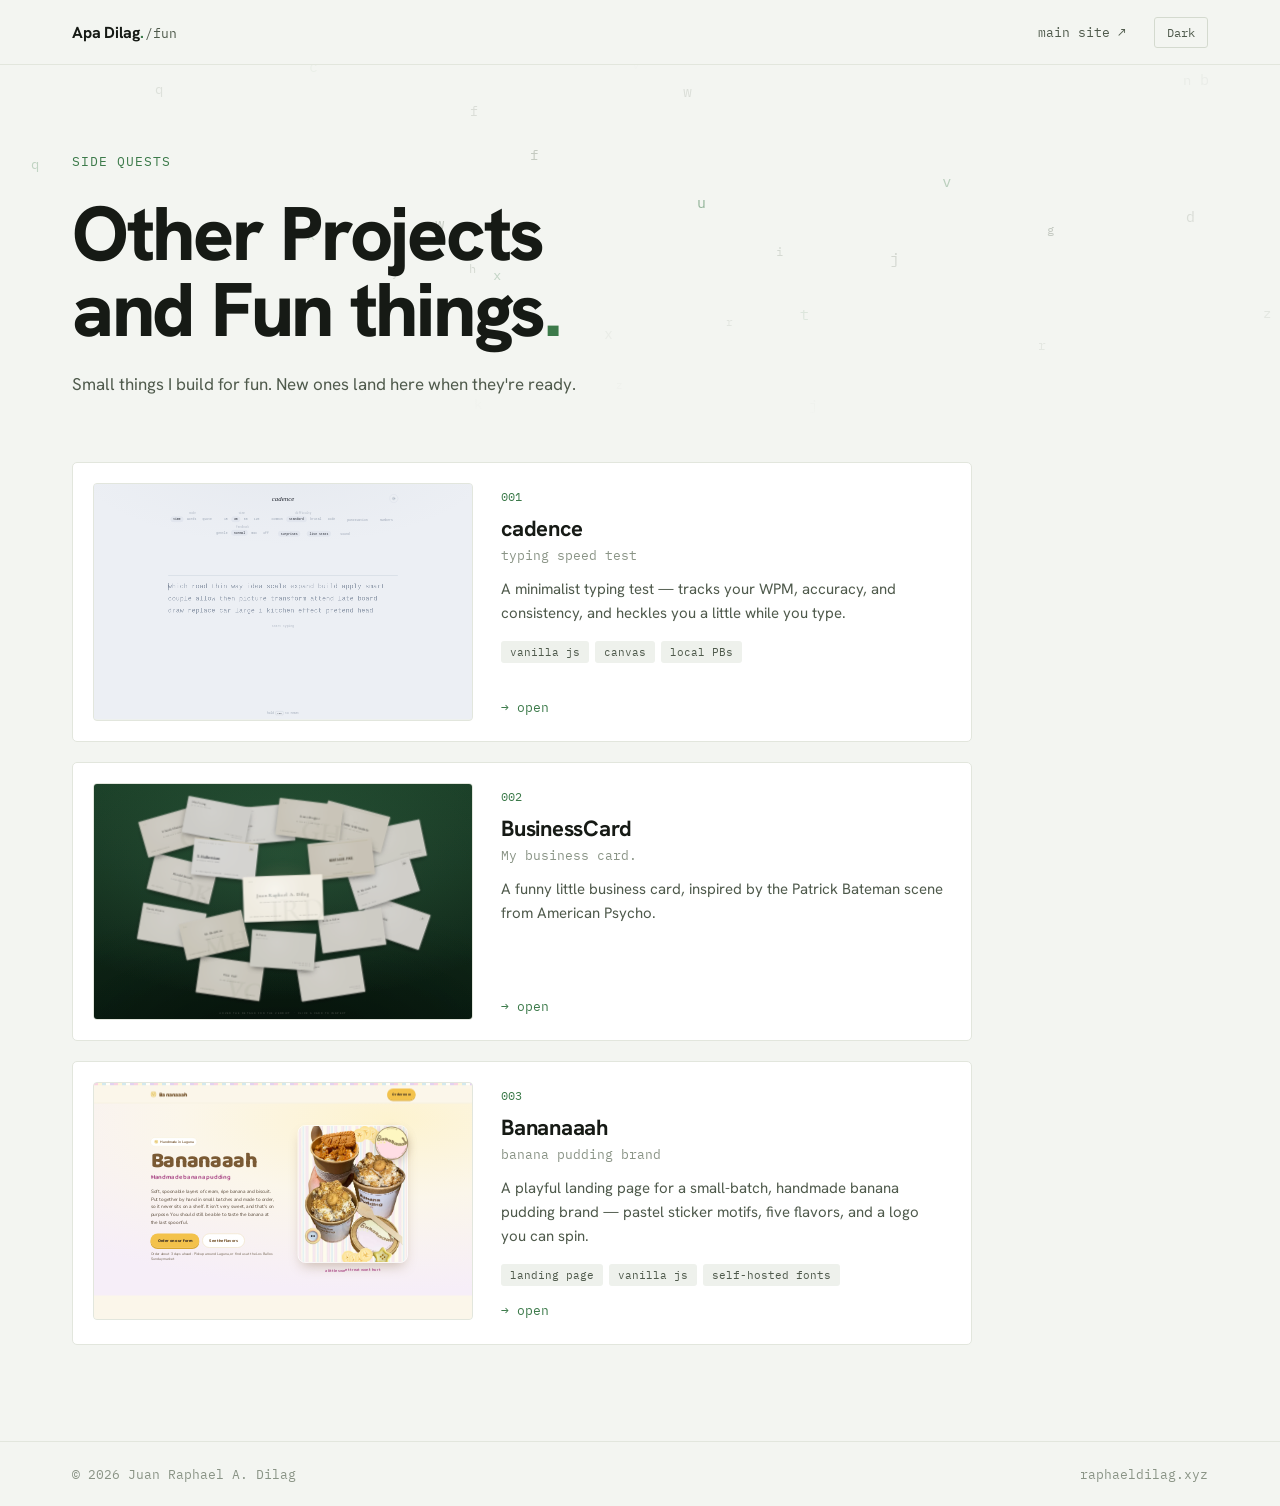
<file: index.html>
<!DOCTYPE html>
<html lang="en" data-theme="light">
<head>
  <meta charset="utf-8">
  <meta name="viewport" content="width=device-width, initial-scale=1">
  <title>fun things — Apa Dilag</title>
  <meta name="description" content="Small side projects by Juan Raphael Dilag.">
  <meta name="author" content="Juan Raphael A. Dilag">

  <meta property="og:type" content="website">
  <meta property="og:title" content="fun things — Apa Dilag">
  <meta property="og:description" content="Small side projects by Juan Raphael Dilag.">
  <meta name="twitter:card" content="summary">
  <meta name="twitter:title" content="fun things — Apa Dilag">
  <meta name="twitter:description" content="Small side projects by Juan Raphael Dilag.">

  <!-- favicon: the portfolio dot mark, off duty -->
  <link rel="icon" href="data:image/svg+xml,%3Csvg xmlns='http://www.w3.org/2000/svg' viewBox='0 0 32 32'%3E%3Crect width='32' height='32' rx='6' fill='%23121512'/%3E%3Ctext x='6' y='23' font-family='monospace' font-size='18' font-weight='700' fill='%23e8ece7'%3E~%3C/text%3E%3Ccircle cx='24' cy='22' r='2.5' fill='%237fb487'/%3E%3C/svg%3E">

  <!-- apply stored theme before first paint -->
  <script>
    (function () {
      try {
        var t = localStorage.getItem('apa-theme');
        if (t === 'light' || t === 'dark') document.documentElement.setAttribute('data-theme', t);
      } catch (e) {}
    })();
  </script>

  <link rel="preconnect" href="https://fonts.googleapis.com">
  <link rel="preconnect" href="https://fonts.gstatic.com" crossorigin>
  <link href="https://fonts.googleapis.com/css2?family=Hanken+Grotesk:wght@400;500;600;700;800&family=IBM+Plex+Mono:wght@400;500;600&display=swap" rel="stylesheet">
  <link rel="stylesheet" href="styles.css">
</head>
<body>

  <!-- ============ NAV ============ -->
  <header class="nav">
    <nav>
      <a href="#top" class="brand">Apa Dilag<span>.</span><span class="path">/fun</span></a>
      <div class="nav-links">
        <a href="https://raphaeldilag.xyz" class="navlink">main site ↗</a>
        <button class="theme-toggle" data-theme-toggle aria-label="Toggle color theme">Light</button>
      </div>
    </nav>
  </header>

  <main id="top">

    <!-- ============ HERO ============ -->
    <section class="hero">
      <canvas class="hero-canvas" data-drift aria-hidden="true"></canvas>
      <div class="hero-fade" aria-hidden="true"></div>

      <div class="hero-inner">
        <div class="hero-kicker">SIDE QUESTS</div>
        <h1>Other Projects and Fun things<span class="accent-dot">.</span></h1>
        <p class="hero-sub">Small things I build for fun. New ones land here when they're ready.</p>
      </div>
    </section>

    <!-- ============ THE THINGS ============ -->
    <section class="things">

      <a class="thing" href="typingabuse/">
        <span class="thing-preview" aria-hidden="true">
          <iframe src="typingabuse/" tabindex="-1" loading="lazy" title="preview of cadence" inert></iframe>
          <span class="thing-preview-shield"></span>
        </span>
        <span class="thing-info">
          <span class="num">001</span>
          <span class="thing-name">cadence</span>
          <span class="org">typing speed test</span>
          <span class="blurb">A minimalist typing test — tracks your WPM, accuracy, and consistency, and heckles you a little while you type.</span>
          <span class="thing-tags">
            <span class="tag">vanilla js</span>
            <span class="tag">canvas</span>
            <span class="tag">local PBs</span>
          </span>
          <span class="open">→ open</span>
        </span>
      </a>

      <a class="thing" href="businesscard/">
        <span class="thing-preview" aria-hidden="true">
          <iframe src="businesscard/" tabindex="-1" loading="lazy" title="preview of my business card" inert></iframe>
          <span class="thing-preview-shield"></span>
        </span>
        <span class="thing-info">
          <span class="num">002</span>
          <span class="thing-name">BusinessCard</span>
          <span class="org">My business card.</span>
          <span class="blurb">A funny little business card, inspired by the Patrick Bateman scene from American Psycho.</span>
          <span class="open">→ open</span>
        </span>
      </a>

      <a class="thing" href="bananaaah/">
        <span class="thing-preview" aria-hidden="true">
          <iframe src="bananaaah/" tabindex="-1" loading="lazy" title="preview of Bananaaah" inert></iframe>
          <span class="thing-preview-shield"></span>
        </span>
        <span class="thing-info">
          <span class="num">003</span>
          <span class="thing-name">Bananaaah</span>
          <span class="org">banana pudding brand</span>
          <span class="blurb">A playful landing page for a small-batch, handmade banana pudding brand — pastel sticker motifs, five flavors, and a logo you can spin.</span>
          <span class="thing-tags">
            <span class="tag">landing page</span>
            <span class="tag">vanilla js</span>
            <span class="tag">self-hosted fonts</span>
          </span>
          <span class="open">→ open</span>
        </span>
      </a>

    </section>

  </main>

  <!-- ============ FOOTER ============ -->
  <footer class="site">
    <div class="inner">
      <span>© 2026 Juan Raphael A. Dilag</span>
      <a href="https://raphaeldilag.xyz">raphaeldilag.xyz</a>
    </div>
  </footer>

  <script src="app.js"></script>
</body>
</html>
</file>
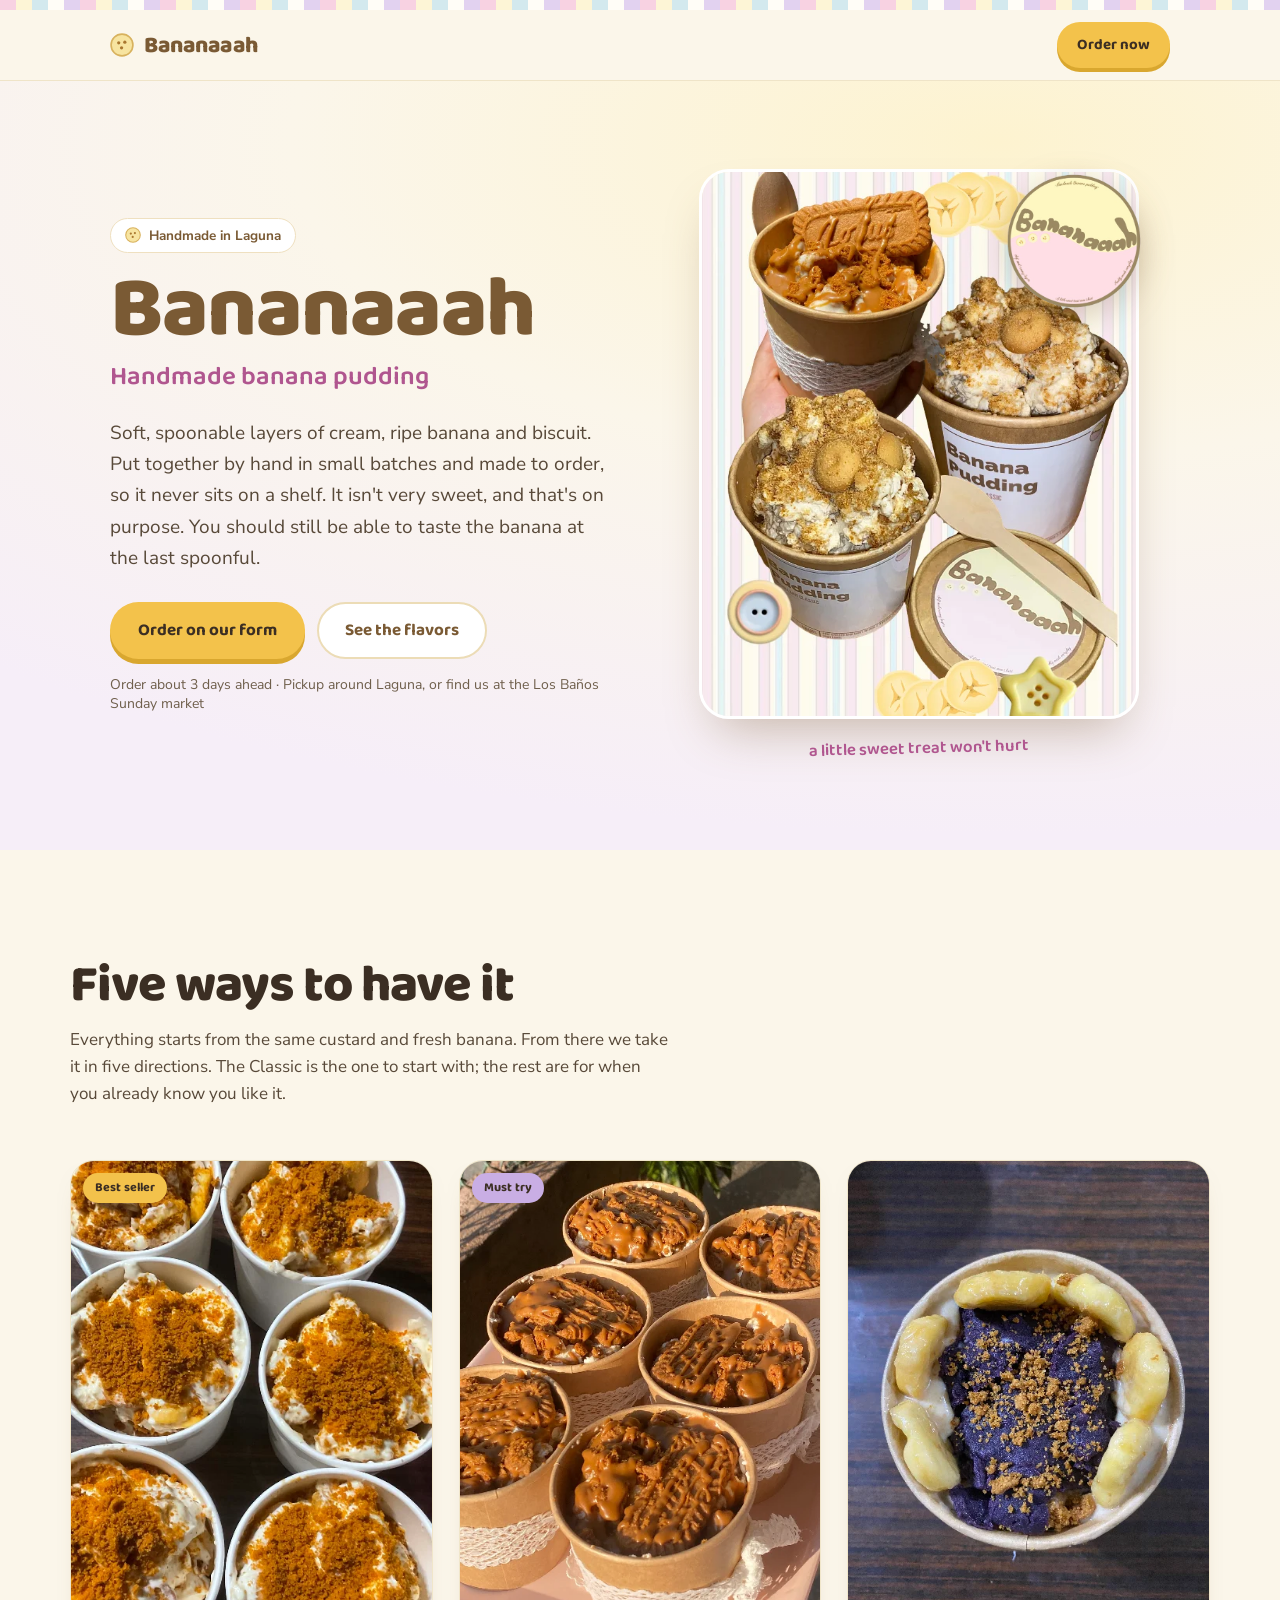
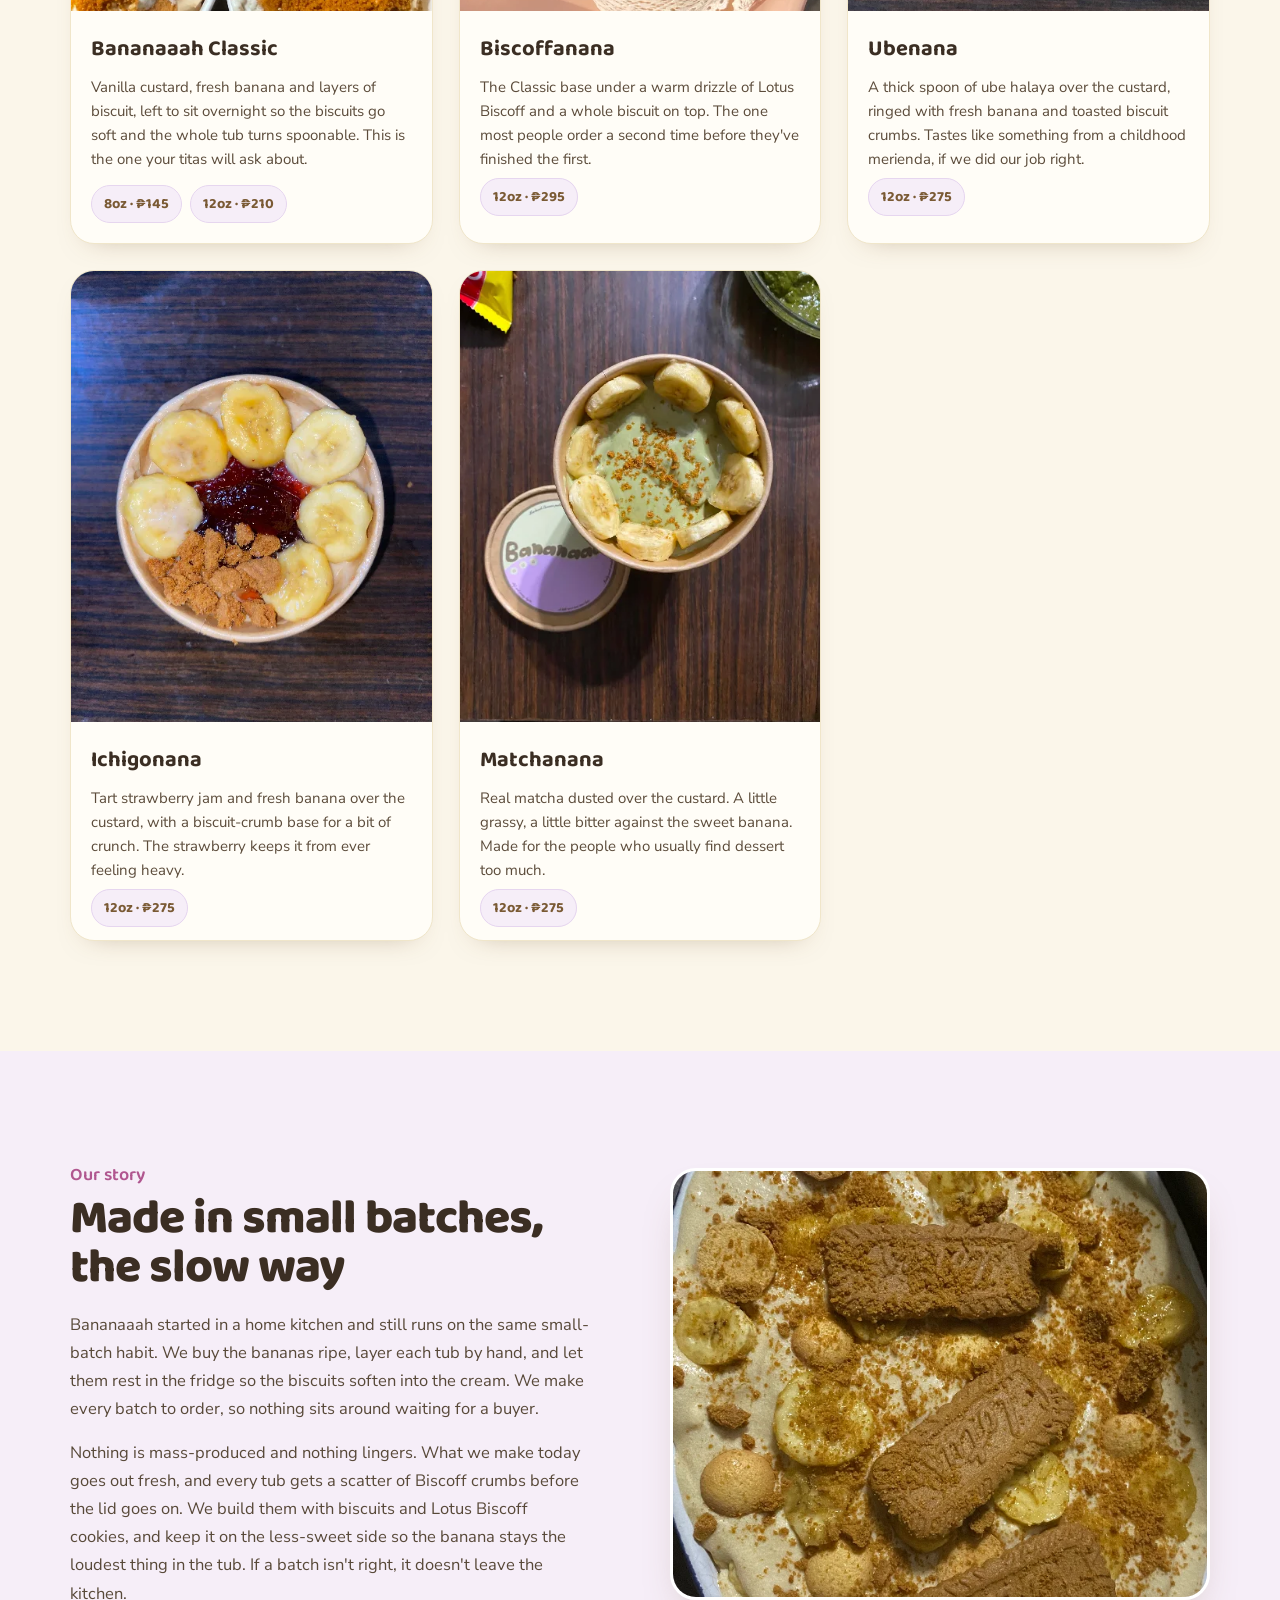
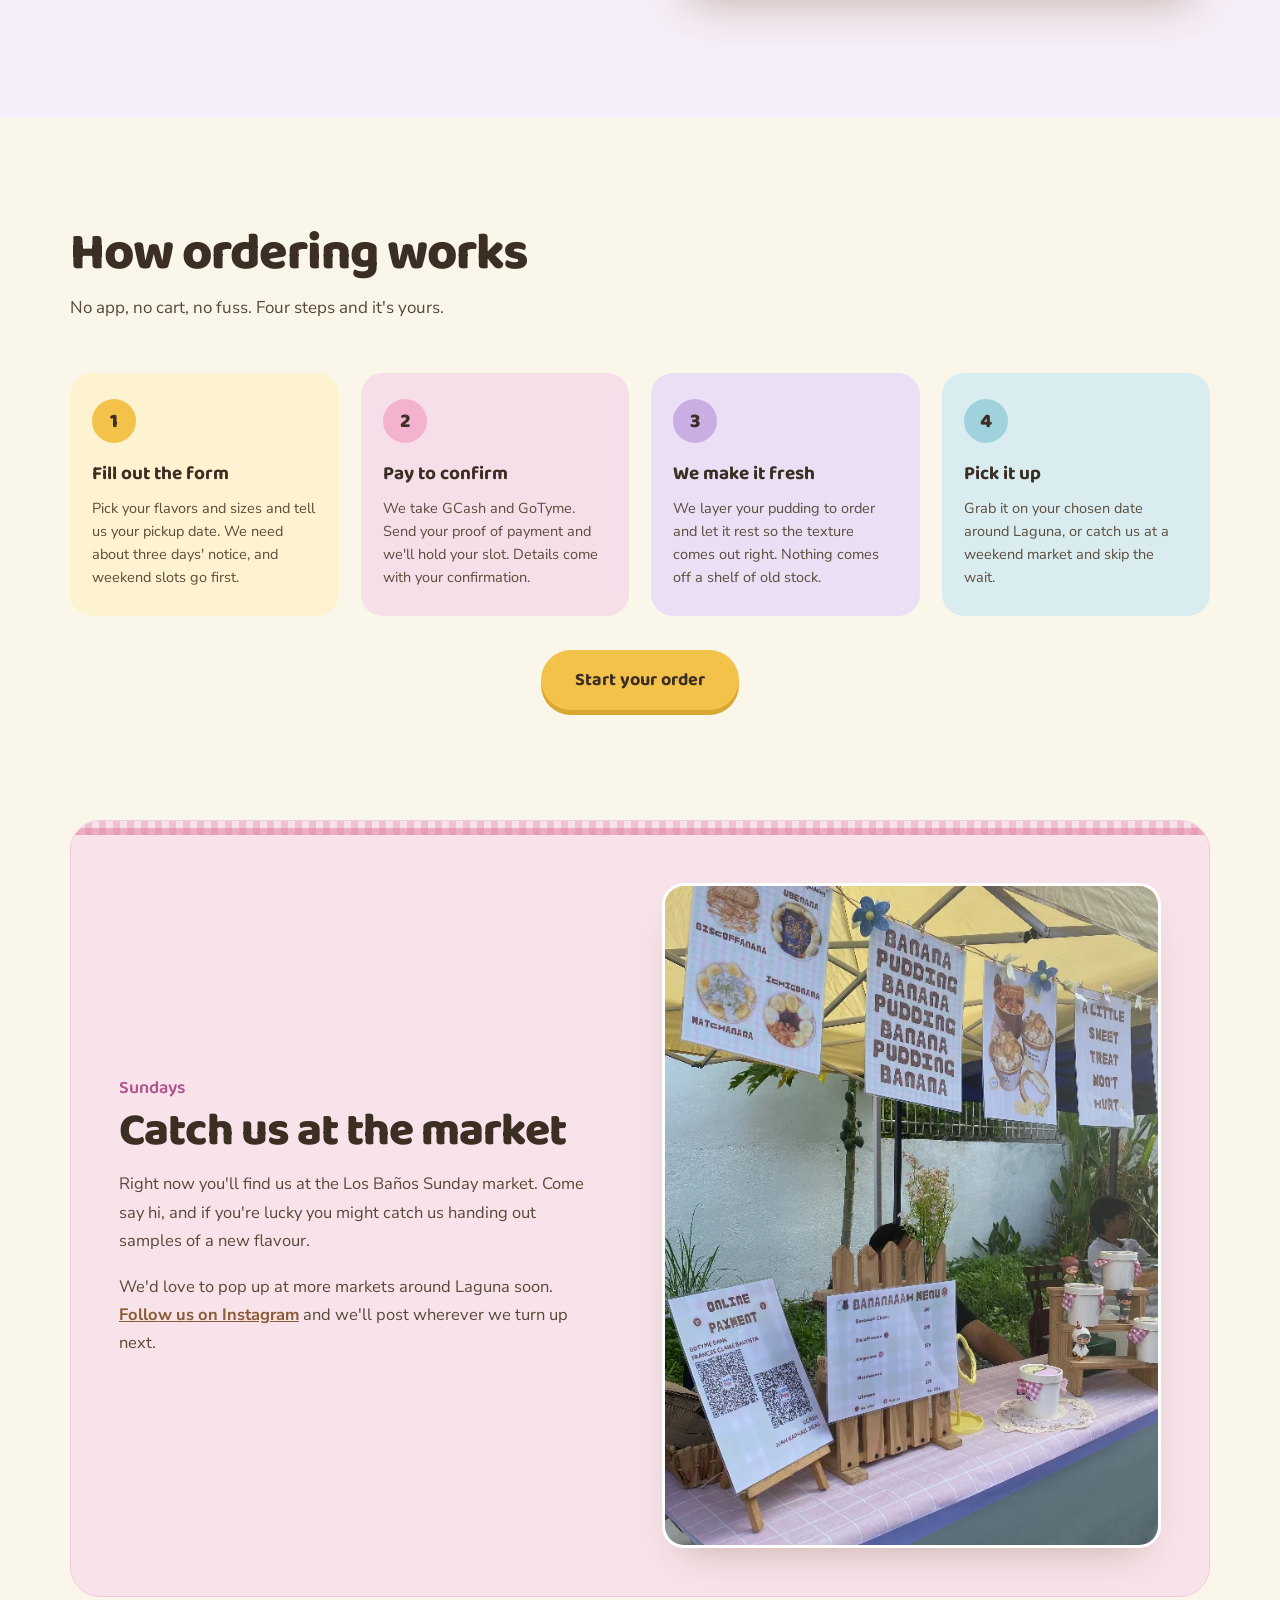
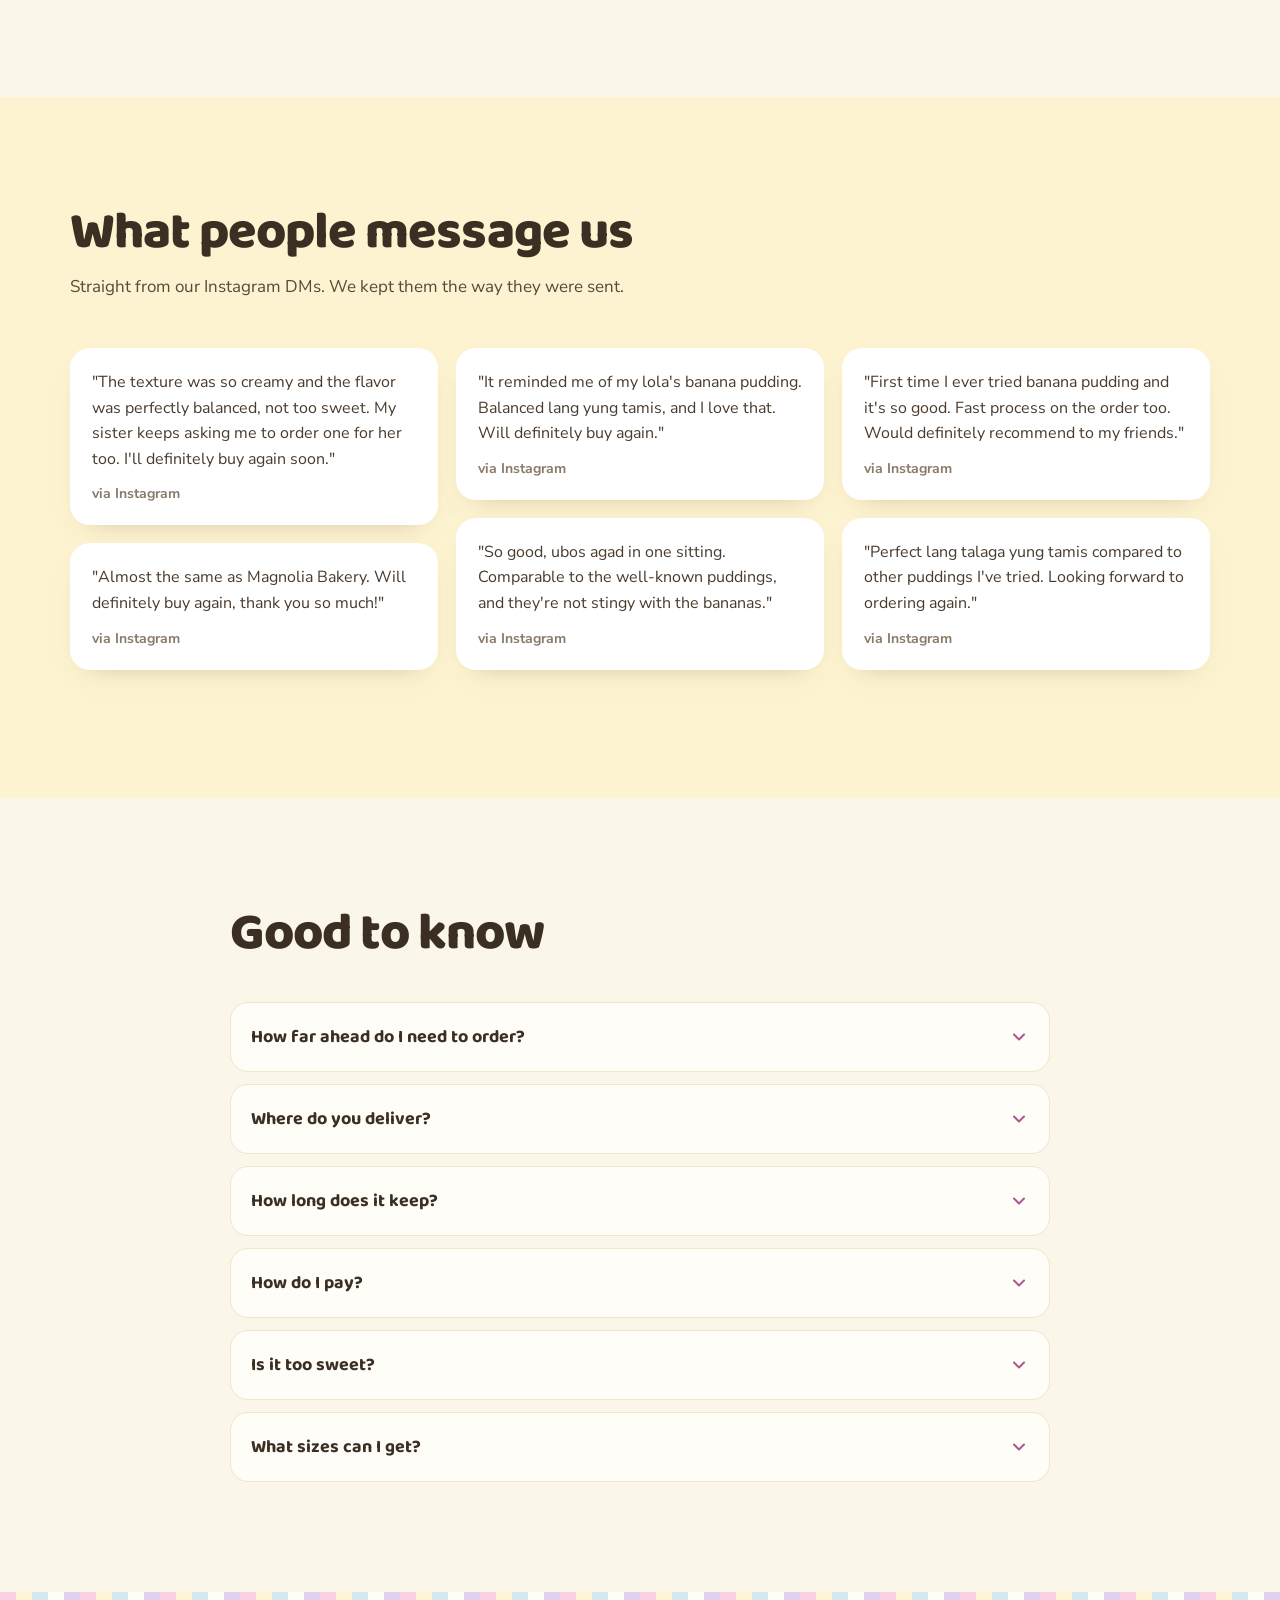
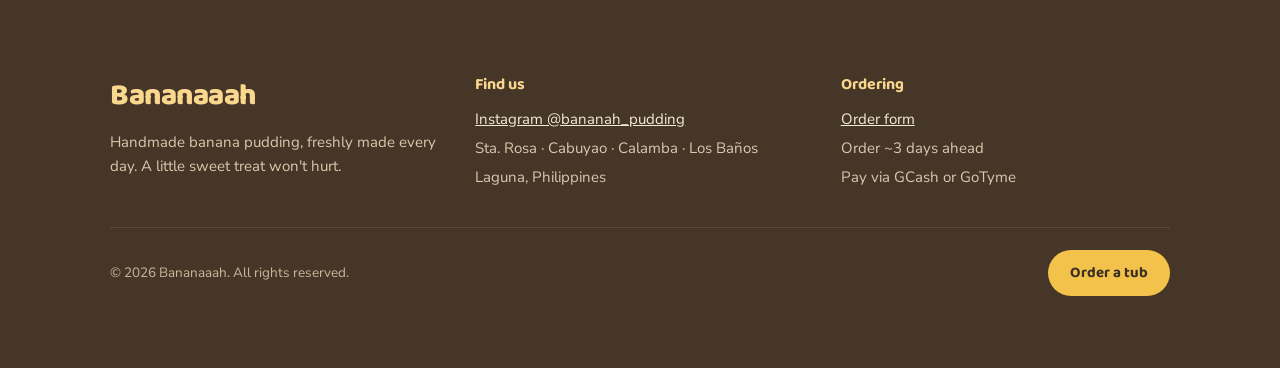
<file: bananaaah/index.html>
<!doctype html>
<html lang="en">
<head>
  <meta charset="utf-8">
  <meta name="viewport" content="width=device-width, initial-scale=1">
  <title>Bananaaah — banana pudding</title>
  <meta name="description" content="Bananaaah — small-batch banana pudding, made fresh. Classic, Biscoff, ube, matcha and more.">
  <meta name="author" content="Juan Raphael A. Dilag">

  <meta property="og:type" content="website">
  <meta property="og:title" content="Bananaaah — banana pudding">
  <meta property="og:description" content="Small-batch banana pudding, made fresh.">
  <meta name="twitter:card" content="summary">
  <meta name="twitter:title" content="Bananaaah — banana pudding">
  <meta name="twitter:description" content="Small-batch banana pudding, made fresh.">

  <link rel="icon" href="data:image/svg+xml,%3Csvg xmlns='http://www.w3.org/2000/svg' viewBox='0 0 22 22'%3E%3Ccircle cx='11' cy='11' r='10' fill='%23f7e4a0' stroke='%23d8b25e' stroke-width='1.5'/%3E%3Ccircle cx='8' cy='9' r='1.5' fill='%23a9772f'/%3E%3Ccircle cx='13.6' cy='8.4' r='1.5' fill='%23a9772f'/%3E%3Ccircle cx='10.6' cy='13.6' r='1.5' fill='%23a9772f'/%3E%3C/svg%3E">
  <link rel="stylesheet" href="styles.css">
</head>
<body>

<div style="overflow-x:hidden;background:#fbf6ea">

  <!-- Top brand ribbon: pastel stripe motif from the label sticker -->
  <div aria-hidden="true" style="height:10px;background:repeating-linear-gradient(90deg,#f8d2e2 0 16px,#fdf5d6 16px 32px,#d3e9ee 32px 48px,#fffdf7 48px 64px,#e2d2f0 64px 80px)"></div>

  <!-- ===================== HEADER ===================== -->
  <header style="position:sticky;top:0;z-index:50;background:rgba(251,246,234,0.86);backdrop-filter:blur(10px);border-bottom:1px solid #efe4c8">
    <div style="max-width:1140px;margin:0 auto;padding:12px clamp(16px,4vw,40px);display:flex;align-items:center;justify-content:space-between;gap:16px">
      <a href="#top" aria-label="Bananaaah home" style="display:flex;align-items:center;gap:10px">
        <svg width="24" height="24" viewBox="0 0 22 22" aria-hidden="true"><circle cx="11" cy="11" r="10" fill="#f7e4a0" stroke="#d8b25e" stroke-width="1.5"></circle><circle cx="8" cy="9" r="1.5" fill="#a9772f"></circle><circle cx="13.6" cy="8.4" r="1.5" fill="#a9772f"></circle><circle cx="10.6" cy="13.6" r="1.5" fill="#a9772f"></circle></svg>
        <span style="font-family:'Baloo 2',cursive;font-weight:800;font-size:23px;color:#7a5a34;letter-spacing:-.5px">Bananaaah</span>
      </a>
      <a href="https://forms.gle/8cpqtb6mw3MgE4Ez8" target="_blank" rel="noopener" style="font-family:'Baloo 2',cursive;font-weight:700;font-size:15px;color:#3b2e23;background:#f3c24b;padding:11px 20px;border-radius:999px;box-shadow:0 4px 0 #d9a72f" data-hover="background:#eeb733;transform:translateY(1px);box-shadow:0 3px 0 #d9a72f">Order now</a>
    </div>
  </header>

  <!-- ===================== HERO ===================== -->
  <section id="top" style="position:relative;background:radial-gradient(120% 90% at 78% 8%,#fdf3d0 0%,#fbf6ea 46%,#f6eef8 100%)">
    <div style="max-width:1140px;margin:0 auto;padding:clamp(40px,7vw,88px) clamp(16px,4vw,40px);display:grid;grid-template-columns:repeat(auto-fit,minmax(300px,1fr));gap:clamp(28px,5vw,56px);align-items:center">

      <div style="max-width:560px">
        <span style="display:inline-flex;align-items:center;gap:8px;background:#fff;border:1px solid #efe0c0;color:#7a5a34;font-weight:700;font-size:13.5px;padding:7px 14px;border-radius:999px">
          <svg width="16" height="16" viewBox="0 0 22 22" aria-hidden="true"><circle cx="11" cy="11" r="10" fill="#f7e4a0" stroke="#d8b25e" stroke-width="1.5"></circle><circle cx="8" cy="9" r="1.5" fill="#a9772f"></circle><circle cx="13.6" cy="8.4" r="1.5" fill="#a9772f"></circle><circle cx="10.6" cy="13.6" r="1.5" fill="#a9772f"></circle></svg>
          Handmade in Laguna
        </span>

        <h1 style="font-family:'Baloo 2',cursive;font-weight:800;line-height:.92;letter-spacing:-1.5px;color:#7a5a34;font-size:clamp(46px,10vw,86px);margin:18px 0 6px">Bananaaah</h1>
        <p style="font-family:'Baloo 2',cursive;font-weight:600;color:#b0568f;font-size:clamp(19px,4.4vw,26px);margin-bottom:20px">Handmade banana pudding</p>

        <p style="font-size:clamp(16.5px,2.4vw,19px);line-height:1.65;color:#584939;max-width:46ch">Soft, spoonable layers of cream, ripe banana and biscuit. Put together by hand in small batches and made to order, so it never sits on a shelf. It isn't very sweet, and that's on purpose. You should still be able to taste the banana at the last spoonful.</p>

        <div style="display:flex;flex-wrap:wrap;gap:12px;margin-top:28px">
          <a href="https://forms.gle/8cpqtb6mw3MgE4Ez8" target="_blank" rel="noopener" style="font-family:'Baloo 2',cursive;font-weight:700;font-size:17px;color:#3b2e23;background:#f3c24b;padding:15px 28px;border-radius:999px;box-shadow:0 5px 0 #d9a72f" data-hover="background:#eeb733;transform:translateY(1px);box-shadow:0 4px 0 #d9a72f">Order on our form</a>
          <a href="#flavors" style="font-family:'Baloo 2',cursive;font-weight:700;font-size:17px;color:#7a5a34;background:#fff;border:2px solid #ecdcb6;padding:13px 26px;border-radius:999px" data-hover="background:#fdf6e2;border-color:#e0c98f">See the flavors</a>
        </div>
        <p style="font-size:14px;color:#6f5f4c;margin-top:16px">Order about 3 days ahead · Pickup around Laguna, or find us at the Los Baños Sunday market</p>
      </div>

      <div style="position:relative;justify-self:center;width:100%;max-width:440px">
        <!-- Real Bananaaah logo, floating over the hero photo -->
        <span style="position:absolute;top:-30px;right:-12px;z-index:3;animation:floaty 7s ease-in-out infinite;filter:drop-shadow(0 10px 16px rgba(122,90,52,.28))">
          <img src="assets/logo.png" alt="Bananaaah logo, tap to spin" role="button" tabindex="0" data-spin style="display:block;width:clamp(98px,25vw,152px);height:auto;cursor:pointer">
        </span>

        <div style="aspect-ratio:4/5;border-radius:30px;overflow:hidden;border:3px solid #fff;box-shadow:0 26px 50px -18px rgba(122,90,52,.4)">
          <img src="assets/hero-main.webp" alt="Hero shot: a Bananaaah tub with the lid off, creamy top, banana slices and biscuit showing, shot from just above" loading="lazy" style="display:block;width:100%;height:100%;object-fit:cover">
        </div>
        <p style="font-family:'Baloo 2',cursive;font-weight:600;color:#b0568f;text-align:center;font-size:17px;margin-top:16px;transform:rotate(-1.5deg)">a little sweet treat won't hurt</p>
      </div>

    </div>
  </section>

  <!-- ===================== FLAVORS ===================== -->
  <section id="flavors" style="padding:clamp(56px,9vw,110px) clamp(16px,4vw,40px)">
    <div style="max-width:1140px;margin:0 auto">
      <div style="max-width:600px;margin-bottom:clamp(30px,5vw,52px)">
        <h2 style="font-family:'Baloo 2',cursive;font-weight:800;color:#3b2e23;font-size:clamp(34px,6vw,52px);line-height:1;letter-spacing:-1px">Five ways to have it</h2>
        <p style="font-size:17px;line-height:1.6;color:#584939;margin-top:14px">Everything starts from the same custard and fresh banana. From there we take it in five directions. The Classic is the one to start with; the rest are for when you already know you like it.</p>
      </div>

      <div style="display:grid;grid-template-columns:repeat(auto-fill,minmax(275px,1fr));gap:clamp(16px,2.4vw,26px)">

        <!-- Classic -->
        <article style="background:#fffdf7;border:1px solid #f0e6ca;border-radius:24px;overflow:hidden;box-shadow:0 12px 28px -20px rgba(122,90,52,.5)">
          <div style="position:relative;aspect-ratio:4/5;background:#f7edbe">
            <img src="assets/flavor-classic.webp" alt="Bananaaah Classic, top-down, banana slices around the rim, biscuit on top" loading="lazy" style="display:block;width:100%;height:100%;object-fit:cover">
            <span style="position:absolute;top:12px;left:12px;z-index:3;background:#f3c24b;color:#3b2e23;font-family:'Baloo 2',cursive;font-weight:700;font-size:12.5px;padding:5px 12px;border-radius:999px;box-shadow:0 3px 8px rgba(122,90,52,.2)">Best seller</span>
          </div>
          <div style="padding:20px">
            <div style="display:flex;justify-content:space-between;align-items:baseline;gap:10px">
              <h3 style="font-family:'Baloo 2',cursive;font-weight:700;color:#3b2e23;font-size:22px">Bananaaah Classic</h3>
            </div>
            <p style="font-size:15px;line-height:1.6;color:#5c4c3b;margin:8px 0 14px">Vanilla custard, fresh banana and layers of biscuit, left to sit overnight so the biscuits go soft and the whole tub turns spoonable. This is the one your titas will ask about.</p>
            
              <div style="display:flex;flex-wrap:wrap;gap:8px">
                <span style="font-family:'Baloo 2',cursive;font-weight:700;color:#7a5a34;background:#f6eef8;border:1px solid #e6d6ef;padding:6px 12px;border-radius:999px;font-size:14.5px">8oz · ₱145</span>
                <span style="font-family:'Baloo 2',cursive;font-weight:700;color:#7a5a34;background:#f6eef8;border:1px solid #e6d6ef;padding:6px 12px;border-radius:999px;font-size:14.5px">12oz · ₱210</span>
              </div>
            
          </div>
        </article>

        <!-- Biscoffanana -->
        <article style="background:#fffdf7;border:1px solid #f0e6ca;border-radius:24px;overflow:hidden;box-shadow:0 12px 28px -20px rgba(122,90,52,.5)">
          <div style="position:relative;aspect-ratio:4/5;background:#f7edbe">
            <img src="assets/flavor-biscoff.webp" alt="Biscoffanana, Biscoff spread drizzle with a whole Lotus biscuit on top" loading="lazy" style="display:block;width:100%;height:100%;object-fit:cover">
            <span style="position:absolute;top:12px;left:12px;z-index:3;background:#c9aee4;color:#3b2e23;font-family:'Baloo 2',cursive;font-weight:700;font-size:12.5px;padding:5px 12px;border-radius:999px;box-shadow:0 3px 8px rgba(122,90,52,.2)">Must try</span>
          </div>
          <div style="padding:20px">
            <h3 style="font-family:'Baloo 2',cursive;font-weight:700;color:#3b2e23;font-size:22px">Biscoffanana</h3>
            <p style="font-size:15px;line-height:1.6;color:#5c4c3b;margin:8px 0 14px">The Classic base under a warm drizzle of Lotus Biscoff and a whole biscuit on top. The one most people order a second time before they've finished the first.</p>
            <span style="font-family:'Baloo 2',cursive;font-weight:700;color:#7a5a34;background:#f6eef8;border:1px solid #e6d6ef;padding:6px 12px;border-radius:999px;font-size:14.5px">12oz · ₱295</span>
          </div>
        </article>

        <!-- Ubenana -->
        <article style="background:#fffdf7;border:1px solid #f0e6ca;border-radius:24px;overflow:hidden;box-shadow:0 12px 28px -20px rgba(122,90,52,.5)">
          <div style="position:relative;aspect-ratio:4/5;background:#f7edbe">
            <img src="assets/flavor-ube.webp" alt="Ubenana, thick ube halaya swirl, banana around the rim, biscuit crumbs" loading="lazy" style="display:block;width:100%;height:100%;object-fit:cover">
          </div>
          <div style="padding:20px">
            <h3 style="font-family:'Baloo 2',cursive;font-weight:700;color:#3b2e23;font-size:22px">Ubenana</h3>
            <p style="font-size:15px;line-height:1.6;color:#5c4c3b;margin:8px 0 14px">A thick spoon of ube halaya over the custard, ringed with fresh banana and toasted biscuit crumbs. Tastes like something from a childhood merienda, if we did our job right.</p>
            <span style="font-family:'Baloo 2',cursive;font-weight:700;color:#7a5a34;background:#f6eef8;border:1px solid #e6d6ef;padding:6px 12px;border-radius:999px;font-size:14.5px">12oz · ₱275</span>
          </div>
        </article>

        <!-- Ichigonana -->
        <article style="background:#fffdf7;border:1px solid #f0e6ca;border-radius:24px;overflow:hidden;box-shadow:0 12px 28px -20px rgba(122,90,52,.5)">
          <div style="position:relative;aspect-ratio:4/5;background:#f7edbe">
            <img src="assets/flavor-ichigo.webp" alt="Ichigonana, strawberry jam centre, banana slices around, biscuit crumb" loading="lazy" style="display:block;width:100%;height:100%;object-fit:cover">
          </div>
          <div style="padding:20px">
            <h3 style="font-family:'Baloo 2',cursive;font-weight:700;color:#3b2e23;font-size:22px">Ichigonana</h3>
            <p style="font-size:15px;line-height:1.6;color:#5c4c3b;margin:8px 0 14px">Tart strawberry jam and fresh banana over the custard, with a biscuit-crumb base for a bit of crunch. The strawberry keeps it from ever feeling heavy.</p>
            <span style="font-family:'Baloo 2',cursive;font-weight:700;color:#7a5a34;background:#f6eef8;border:1px solid #e6d6ef;padding:6px 12px;border-radius:999px;font-size:14.5px">12oz · ₱275</span>
          </div>
        </article>

        <!-- Matchanana -->
        <article style="background:#fffdf7;border:1px solid #f0e6ca;border-radius:24px;overflow:hidden;box-shadow:0 12px 28px -20px rgba(122,90,52,.5)">
          <div style="position:relative;aspect-ratio:4/5;background:#f7edbe">
            <img src="assets/flavor-matcha.webp" alt="Matchanana, matcha dusted over cream, banana slices around the rim" loading="lazy" style="display:block;width:100%;height:100%;object-fit:cover">
          </div>
          <div style="padding:20px">
            <h3 style="font-family:'Baloo 2',cursive;font-weight:700;color:#3b2e23;font-size:22px">Matchanana</h3>
            <p style="font-size:15px;line-height:1.6;color:#5c4c3b;margin:8px 0 14px">Real matcha dusted over the custard. A little grassy, a little bitter against the sweet banana. Made for the people who usually find dessert too much.</p>
            <span style="font-family:'Baloo 2',cursive;font-weight:700;color:#7a5a34;background:#f6eef8;border:1px solid #e6d6ef;padding:6px 12px;border-radius:999px;font-size:14.5px">12oz · ₱275</span>
          </div>
        </article>


      </div>
    </div>
  </section>

  <!-- ===================== STORY ===================== -->
  <section id="story" style="background:#f6eef8;padding:clamp(56px,9vw,110px) clamp(16px,4vw,40px)">
    <div style="max-width:1140px;margin:0 auto;display:grid;grid-template-columns:repeat(auto-fit,minmax(300px,1fr));gap:clamp(28px,5vw,60px);align-items:center">
      <div style="order:2">
        <div style="border-radius:26px;overflow:hidden;border:3px solid #fff;box-shadow:0 22px 44px -20px rgba(122,90,52,.4);aspect-ratio:5/4">
          <img src="assets/story-making.webp" alt="Behind the scenes: hands layering a tub, or a tray of fresh tubs before the lids go on" loading="lazy" style="display:block;width:100%;height:100%;object-fit:cover">
        </div>
      </div>
      <div style="order:1;max-width:520px">
        <span style="font-family:'Baloo 2',cursive;font-weight:600;color:#b0568f;font-size:18px">Our story</span>
        <h2 style="font-family:'Baloo 2',cursive;font-weight:800;color:#3b2e23;font-size:clamp(32px,5.5vw,48px);line-height:1.02;letter-spacing:-1px;margin:6px 0 18px">Made in small batches, the slow way</h2>
        <p style="font-size:16.5px;line-height:1.7;color:#584939;margin-bottom:16px">Bananaaah started in a home kitchen and still runs on the same small-batch habit. We buy the bananas ripe, layer each tub by hand, and let them rest in the fridge so the biscuits soften into the cream. We make every batch to order, so nothing sits around waiting for a buyer.</p>
        <p style="font-size:16.5px;line-height:1.7;color:#584939">Nothing is mass-produced and nothing lingers. What we make today goes out fresh, and every tub gets a scatter of Biscoff crumbs before the lid goes on. We build them with biscuits and Lotus Biscoff cookies, and keep it on the less-sweet side so the banana stays the loudest thing in the tub. If a batch isn't right, it doesn't leave the kitchen.</p>
      </div>
    </div>
  </section>

  <!-- ===================== HOW TO ORDER ===================== -->
  <section id="how" style="padding:clamp(56px,9vw,110px) clamp(16px,4vw,40px)">
    <div style="max-width:1140px;margin:0 auto">
      <div style="max-width:600px;margin-bottom:clamp(30px,5vw,52px)">
        <h2 style="font-family:'Baloo 2',cursive;font-weight:800;color:#3b2e23;font-size:clamp(34px,6vw,52px);line-height:1;letter-spacing:-1px">How ordering works</h2>
        <p style="font-size:17px;line-height:1.6;color:#584939;margin-top:14px">No app, no cart, no fuss. Four steps and it's yours.</p>
      </div>

      <div style="display:grid;grid-template-columns:repeat(auto-fit,minmax(230px,1fr));gap:clamp(16px,2vw,22px)">
        <div style="background:#fdf3d0;border-radius:22px;padding:26px 22px">
          <div style="width:44px;height:44px;border-radius:50%;background:#f3c24b;color:#3b2e23;font-family:'Baloo 2',cursive;font-weight:800;font-size:20px;display:flex;align-items:center;justify-content:center;margin-bottom:16px">1</div>
          <h3 style="font-family:'Baloo 2',cursive;font-weight:700;color:#3b2e23;font-size:19px;margin-bottom:8px">Fill out the form</h3>
          <p style="font-size:14.5px;line-height:1.6;color:#5c4c3b">Pick your flavors and sizes and tell us your pickup date. We need about three days' notice, and weekend slots go first.</p>
        </div>
        <div style="background:#f6dfe9;border-radius:22px;padding:26px 22px">
          <div style="width:44px;height:44px;border-radius:50%;background:#f3b2ce;color:#3b2e23;font-family:'Baloo 2',cursive;font-weight:800;font-size:20px;display:flex;align-items:center;justify-content:center;margin-bottom:16px">2</div>
          <h3 style="font-family:'Baloo 2',cursive;font-weight:700;color:#3b2e23;font-size:19px;margin-bottom:8px">Pay to confirm</h3>
          <p style="font-size:14.5px;line-height:1.6;color:#5c4c3b">We take GCash and GoTyme. Send your proof of payment and we'll hold your slot. Details come with your confirmation.</p>
        </div>
        <div style="background:#eadff5;border-radius:22px;padding:26px 22px">
          <div style="width:44px;height:44px;border-radius:50%;background:#c9aee4;color:#3b2e23;font-family:'Baloo 2',cursive;font-weight:800;font-size:20px;display:flex;align-items:center;justify-content:center;margin-bottom:16px">3</div>
          <h3 style="font-family:'Baloo 2',cursive;font-weight:700;color:#3b2e23;font-size:19px;margin-bottom:8px">We make it fresh</h3>
          <p style="font-size:14.5px;line-height:1.6;color:#5c4c3b">We layer your pudding to order and let it rest so the texture comes out right. Nothing comes off a shelf of old stock.</p>
        </div>
        <div style="background:#d9edf1;border-radius:22px;padding:26px 22px">
          <div style="width:44px;height:44px;border-radius:50%;background:#9fd2dd;color:#3b2e23;font-family:'Baloo 2',cursive;font-weight:800;font-size:20px;display:flex;align-items:center;justify-content:center;margin-bottom:16px">4</div>
          <h3 style="font-family:'Baloo 2',cursive;font-weight:700;color:#3b2e23;font-size:19px;margin-bottom:8px">Pick it up</h3>
          <p style="font-size:14.5px;line-height:1.6;color:#5c4c3b">Grab it on your chosen date around Laguna, or catch us at a weekend market and skip the wait.</p>
        </div>
      </div>

      <div style="margin-top:34px;text-align:center">
        <a href="https://forms.gle/8cpqtb6mw3MgE4Ez8" target="_blank" rel="noopener" style="display:inline-block;font-family:'Baloo 2',cursive;font-weight:700;font-size:18px;color:#3b2e23;background:#f3c24b;padding:16px 34px;border-radius:999px;box-shadow:0 5px 0 #d9a72f" data-hover="background:#eeb733;transform:translateY(1px);box-shadow:0 4px 0 #d9a72f">Start your order</a>
      </div>
    </div>
  </section>

  <!-- ===================== AT THE MARKET ===================== -->
  
  <section id="market" style="padding:0 clamp(16px,4vw,40px) clamp(56px,9vw,100px)">
    <div style="max-width:1140px;margin:0 auto;border-radius:30px;overflow:hidden;background:#f8e3ea;border:1px solid #f0cdda">
      <div aria-hidden="true" style="height:14px;background:repeating-linear-gradient(0deg,rgba(224,120,158,.5) 0 7px,transparent 7px 14px),repeating-linear-gradient(90deg,rgba(224,120,158,.32) 0 7px,transparent 7px 14px),#f8e3ea"></div>
      <div style="display:grid;grid-template-columns:repeat(auto-fit,minmax(300px,1fr));gap:clamp(24px,4vw,44px);align-items:center;padding:clamp(26px,4vw,48px)">
        <div style="max-width:480px">
          <span style="font-family:'Baloo 2',cursive;font-weight:600;color:#b0568f;font-size:18px">Sundays</span>
          <h2 style="font-family:'Baloo 2',cursive;font-weight:800;color:#3b2e23;font-size:clamp(30px,5vw,46px);line-height:1.02;letter-spacing:-1px;margin:6px 0 16px">Catch us at the market</h2>
          <p style="font-size:16.5px;line-height:1.7;color:#584939;margin-bottom:18px">Right now you'll find us at the Los Baños Sunday market. Come say hi, and if you're lucky you might catch us handing out samples of a new flavour.</p>
          <p style="font-size:16.5px;line-height:1.7;color:#584939">We'd love to pop up at more markets around Laguna soon. <a href="https://instagram.com/bananah_pudding" target="_blank" rel="noopener" style="font-weight:700;text-decoration:underline">Follow us on Instagram</a> and we'll post wherever we turn up next.</p>
        </div>
        <div style="border-radius:22px;overflow:hidden;border:3px solid #fff;box-shadow:0 20px 40px -20px rgba(122,90,52,.4);aspect-ratio:3/4">
          <img src="assets/market-stall.webp" alt="The market stall: tubs on the wooden stand with the gingham ribbons, banners overhead" loading="lazy" style="display:block;width:100%;height:100%;object-fit:cover">
        </div>
      </div>
    </div>
  </section>
  

  <!-- ===================== REVIEWS ===================== -->
  <!-- INTEGRATION POINT: testimonials are real customer messages, hardcoded. Swap/append as new ones come in. -->
  <section id="reviews" style="background:#fdf3d0;padding:clamp(56px,9vw,110px) clamp(16px,4vw,40px)">
    <div style="max-width:1140px;margin:0 auto">
      <div style="max-width:600px;margin-bottom:clamp(30px,5vw,48px)">
        <h2 style="font-family:'Baloo 2',cursive;font-weight:800;color:#3b2e23;font-size:clamp(34px,6vw,52px);line-height:1;letter-spacing:-1px">What people message us</h2>
        <p style="font-size:17px;line-height:1.6;color:#584939;margin-top:14px">Straight from our Instagram DMs. We kept them the way they were sent.</p>
      </div>

      <div style="columns:320px;column-gap:18px">
        <figure style="break-inside:avoid;background:#fff;border-radius:20px;padding:22px;margin:0 0 18px;box-shadow:0 12px 26px -20px rgba(122,90,52,.5)">
          <blockquote style="font-size:16px;line-height:1.6;color:#4a3b2d">"The texture was so creamy and the flavor was perfectly balanced, not too sweet. My sister keeps asking me to order one for her too. I'll definitely buy again soon."</blockquote>
          <figcaption style="margin-top:12px;font-weight:700;color:#8a7a68;font-size:14px">via Instagram</figcaption>
        </figure>
        <figure style="break-inside:avoid;background:#fff;border-radius:20px;padding:22px;margin:0 0 18px;box-shadow:0 12px 26px -20px rgba(122,90,52,.5)">
          <blockquote style="font-size:16px;line-height:1.6;color:#4a3b2d">"Almost the same as Magnolia Bakery. Will definitely buy again, thank you so much!"</blockquote>
          <figcaption style="margin-top:12px;font-weight:700;color:#8a7a68;font-size:14px">via Instagram</figcaption>
        </figure>
        <figure style="break-inside:avoid;background:#fff;border-radius:20px;padding:22px;margin:0 0 18px;box-shadow:0 12px 26px -20px rgba(122,90,52,.5)">
          <blockquote style="font-size:16px;line-height:1.6;color:#4a3b2d">"It reminded me of my lola's banana pudding. Balanced lang yung tamis, and I love that. Will definitely buy again."</blockquote>
          <figcaption style="margin-top:12px;font-weight:700;color:#8a7a68;font-size:14px">via Instagram</figcaption>
        </figure>
        <figure style="break-inside:avoid;background:#fff;border-radius:20px;padding:22px;margin:0 0 18px;box-shadow:0 12px 26px -20px rgba(122,90,52,.5)">
          <blockquote style="font-size:16px;line-height:1.6;color:#4a3b2d">"So good, ubos agad in one sitting. Comparable to the well-known puddings, and they're not stingy with the bananas."</blockquote>
          <figcaption style="margin-top:12px;font-weight:700;color:#8a7a68;font-size:14px">via Instagram</figcaption>
        </figure>
        <figure style="break-inside:avoid;background:#fff;border-radius:20px;padding:22px;margin:0 0 18px;box-shadow:0 12px 26px -20px rgba(122,90,52,.5)">
          <blockquote style="font-size:16px;line-height:1.6;color:#4a3b2d">"First time I ever tried banana pudding and it's so good. Fast process on the order too. Would definitely recommend to my friends."</blockquote>
          <figcaption style="margin-top:12px;font-weight:700;color:#8a7a68;font-size:14px">via Instagram</figcaption>
        </figure>
        <figure style="break-inside:avoid;background:#fff;border-radius:20px;padding:22px;margin:0 0 18px;box-shadow:0 12px 26px -20px rgba(122,90,52,.5)">
          <blockquote style="font-size:16px;line-height:1.6;color:#4a3b2d">"Perfect lang talaga yung tamis compared to other puddings I've tried. Looking forward to ordering again."</blockquote>
          <figcaption style="margin-top:12px;font-weight:700;color:#8a7a68;font-size:14px">via Instagram</figcaption>
        </figure>
      </div>
    </div>
  </section>

  <!-- ===================== FAQ ===================== -->
  <section id="faq" style="padding:clamp(56px,9vw,110px) clamp(16px,4vw,40px)">
    <div style="max-width:820px;margin:0 auto">
      <h2 style="font-family:'Baloo 2',cursive;font-weight:800;color:#3b2e23;font-size:clamp(34px,6vw,52px);line-height:1;letter-spacing:-1px;margin-bottom:clamp(26px,4vw,42px)">Good to know</h2>

      <div style="display:flex;flex-direction:column;gap:12px">
        <details style="background:#fffdf7;border:1px solid #f0e6ca;border-radius:18px;padding:4px 20px">
          <summary style="cursor:pointer;list-style:none;padding:16px 0;font-family:'Baloo 2',cursive;font-weight:700;color:#3b2e23;font-size:18px;display:flex;align-items:center;justify-content:space-between;gap:14px">How far ahead do I need to order?<svg class="faq-chev" width="20" height="20" viewBox="0 0 24 24" fill="none" aria-hidden="true" style="flex:none"><path d="M6 9l6 6 6-6" stroke="currentColor" stroke-width="2.4" stroke-linecap="round" stroke-linejoin="round"></path></svg></summary>
          <div class="faq-a"><div style="overflow:hidden;min-height:0"><p style="padding:0 0 18px;font-size:15.5px;line-height:1.65;color:#5c4c3b">About three days. Everything is made to order, so the earlier your form comes in, the safer your slot. Weekends fill up fastest.</p></div></div>
        </details>
        <details style="background:#fffdf7;border:1px solid #f0e6ca;border-radius:18px;padding:4px 20px">
          <summary style="cursor:pointer;list-style:none;padding:16px 0;font-family:'Baloo 2',cursive;font-weight:700;color:#3b2e23;font-size:18px;display:flex;align-items:center;justify-content:space-between;gap:14px">Where do you deliver?<svg class="faq-chev" width="20" height="20" viewBox="0 0 24 24" fill="none" aria-hidden="true" style="flex:none"><path d="M6 9l6 6 6-6" stroke="currentColor" stroke-width="2.4" stroke-linecap="round" stroke-linejoin="round"></path></svg></summary>
          <div class="faq-a"><div style="overflow:hidden;min-height:0"><p style="padding:0 0 18px;font-size:15.5px;line-height:1.65;color:#5c4c3b">We're based in Laguna and cover Sta. Rosa, Cabuyao, Calamba and Los Baños. Outside those areas, message us on Instagram and we'll figure something out. Pickup is always an option too.</p></div></div>
        </details>
        <details style="background:#fffdf7;border:1px solid #f0e6ca;border-radius:18px;padding:4px 20px">
          <summary style="cursor:pointer;list-style:none;padding:16px 0;font-family:'Baloo 2',cursive;font-weight:700;color:#3b2e23;font-size:18px;display:flex;align-items:center;justify-content:space-between;gap:14px">How long does it keep?<svg class="faq-chev" width="20" height="20" viewBox="0 0 24 24" fill="none" aria-hidden="true" style="flex:none"><path d="M6 9l6 6 6-6" stroke="currentColor" stroke-width="2.4" stroke-linecap="round" stroke-linejoin="round"></path></svg></summary>
          <div class="faq-a"><div style="overflow:hidden;min-height:0"><p style="padding:0 0 18px;font-size:15.5px;line-height:1.65;color:#5c4c3b">Kept frozen, it holds for up to a month. For the best flavor and texture, eat it within a week. If you're having it right away, the fridge is fine, no need to freeze at all.</p></div></div>
        </details>
        <details style="background:#fffdf7;border:1px solid #f0e6ca;border-radius:18px;padding:4px 20px">
          <summary style="cursor:pointer;list-style:none;padding:16px 0;font-family:'Baloo 2',cursive;font-weight:700;color:#3b2e23;font-size:18px;display:flex;align-items:center;justify-content:space-between;gap:14px">How do I pay?<svg class="faq-chev" width="20" height="20" viewBox="0 0 24 24" fill="none" aria-hidden="true" style="flex:none"><path d="M6 9l6 6 6-6" stroke="currentColor" stroke-width="2.4" stroke-linecap="round" stroke-linejoin="round"></path></svg></summary>
          <div class="faq-a"><div style="overflow:hidden;min-height:0"><p style="padding:0 0 18px;font-size:15.5px;line-height:1.65;color:#5c4c3b">GCash or GoTyme. The payment details come with your order confirmation after you send the form.</p></div></div>
        </details>
        <details style="background:#fffdf7;border:1px solid #f0e6ca;border-radius:18px;padding:4px 20px">
          <summary style="cursor:pointer;list-style:none;padding:16px 0;font-family:'Baloo 2',cursive;font-weight:700;color:#3b2e23;font-size:18px;display:flex;align-items:center;justify-content:space-between;gap:14px">Is it too sweet?<svg class="faq-chev" width="20" height="20" viewBox="0 0 24 24" fill="none" aria-hidden="true" style="flex:none"><path d="M6 9l6 6 6-6" stroke="currentColor" stroke-width="2.4" stroke-linecap="round" stroke-linejoin="round"></path></svg></summary>
          <div class="faq-a"><div style="overflow:hidden;min-height:0"><p style="padding:0 0 18px;font-size:15.5px;line-height:1.65;color:#5c4c3b">No, and that's deliberate. We aim for not-too-sweet so the banana comes through. Most people tell us it's the reason they can finish a whole tub without feeling sick of it.</p></div></div>
        </details>
        <details style="background:#fffdf7;border:1px solid #f0e6ca;border-radius:18px;padding:4px 20px">
          <summary style="cursor:pointer;list-style:none;padding:16px 0;font-family:'Baloo 2',cursive;font-weight:700;color:#3b2e23;font-size:18px;display:flex;align-items:center;justify-content:space-between;gap:14px">What sizes can I get?<svg class="faq-chev" width="20" height="20" viewBox="0 0 24 24" fill="none" aria-hidden="true" style="flex:none"><path d="M6 9l6 6 6-6" stroke="currentColor" stroke-width="2.4" stroke-linecap="round" stroke-linejoin="round"></path></svg></summary>
          <div class="faq-a"><div style="overflow:hidden;min-height:0"><p style="padding:0 0 18px;font-size:15.5px;line-height:1.65;color:#5c4c3b">The Classic comes in 8oz (₱145) and 12oz (₱210). The other flavors come in one 12oz size at ₱275, and Biscoffanana at ₱295. The 8oz is a good single serving; the 12oz is the one to share, or not.</p></div></div>
        </details>
      </div>
    </div>
  </section>

  <!-- ===================== FOOTER ===================== -->
  <footer style="background:#463628;color:#f6ead0">
    <div aria-hidden="true" style="height:8px;background:repeating-linear-gradient(90deg,#f8d2e2 0 16px,#fdf5d6 16px 32px,#d3e9ee 32px 48px,#fffdf7 48px 64px,#e2d2f0 64px 80px)"></div>
    <div style="max-width:1140px;margin:0 auto;padding:clamp(44px,7vw,72px) clamp(16px,4vw,40px)">
      <div style="display:grid;grid-template-columns:repeat(auto-fit,minmax(220px,1fr));gap:36px">
        <div style="max-width:340px">
          <div style="font-family:'Baloo 2',cursive;font-weight:800;font-size:30px;color:#f9d78c;letter-spacing:-.5px">Bananaaah</div>
          <p style="font-size:15px;line-height:1.6;color:#d9c8ac;margin-top:10px">Handmade banana pudding, freshly made every day. A little sweet treat won't hurt.</p>
        </div>
        <div>
          <h4 style="font-family:'Baloo 2',cursive;font-weight:700;font-size:16px;color:#f9d78c;margin-bottom:12px">Find us</h4>
          <ul style="list-style:none;display:flex;flex-direction:column;gap:9px;font-size:15px">
            <li><a href="https://instagram.com/bananah_pudding" target="_blank" rel="noopener" style="color:#f6ead0;text-decoration:underline">Instagram @bananah_pudding</a></li>
            <li style="color:#d9c8ac">Sta. Rosa · Cabuyao · Calamba · Los Baños</li>
            <li style="color:#d9c8ac">Laguna, Philippines</li>
          </ul>
        </div>
        <div>
          <h4 style="font-family:'Baloo 2',cursive;font-weight:700;font-size:16px;color:#f9d78c;margin-bottom:12px">Ordering</h4>
          <ul style="list-style:none;display:flex;flex-direction:column;gap:9px;font-size:15px;color:#d9c8ac">
            <li><a href="https://forms.gle/8cpqtb6mw3MgE4Ez8" target="_blank" rel="noopener" style="color:#f6ead0;text-decoration:underline">Order form</a></li>
            <li>Order ~3 days ahead</li>
            <li>Pay via GCash or GoTyme <!-- INTEGRATION POINT: add account details / QR here --></li>
          </ul>
        </div>
      </div>
      <div style="margin-top:40px;padding-top:22px;border-top:1px solid #5c4a38;display:flex;flex-wrap:wrap;gap:10px;justify-content:space-between;align-items:center">
        <p style="font-size:13.5px;color:#c9b79b">© 2026 Bananaaah. All rights reserved.</p>
        <a href="https://forms.gle/8cpqtb6mw3MgE4Ez8" target="_blank" rel="noopener" style="font-family:'Baloo 2',cursive;font-weight:700;font-size:15px;color:#3b2e23;background:#f3c24b;padding:11px 22px;border-radius:999px" data-hover="background:#eeb733">Order a tub</a>
      </div>
    </div>
  </footer>

</div>

  <script src="app.js"></script>
</body>
</html>
</file>
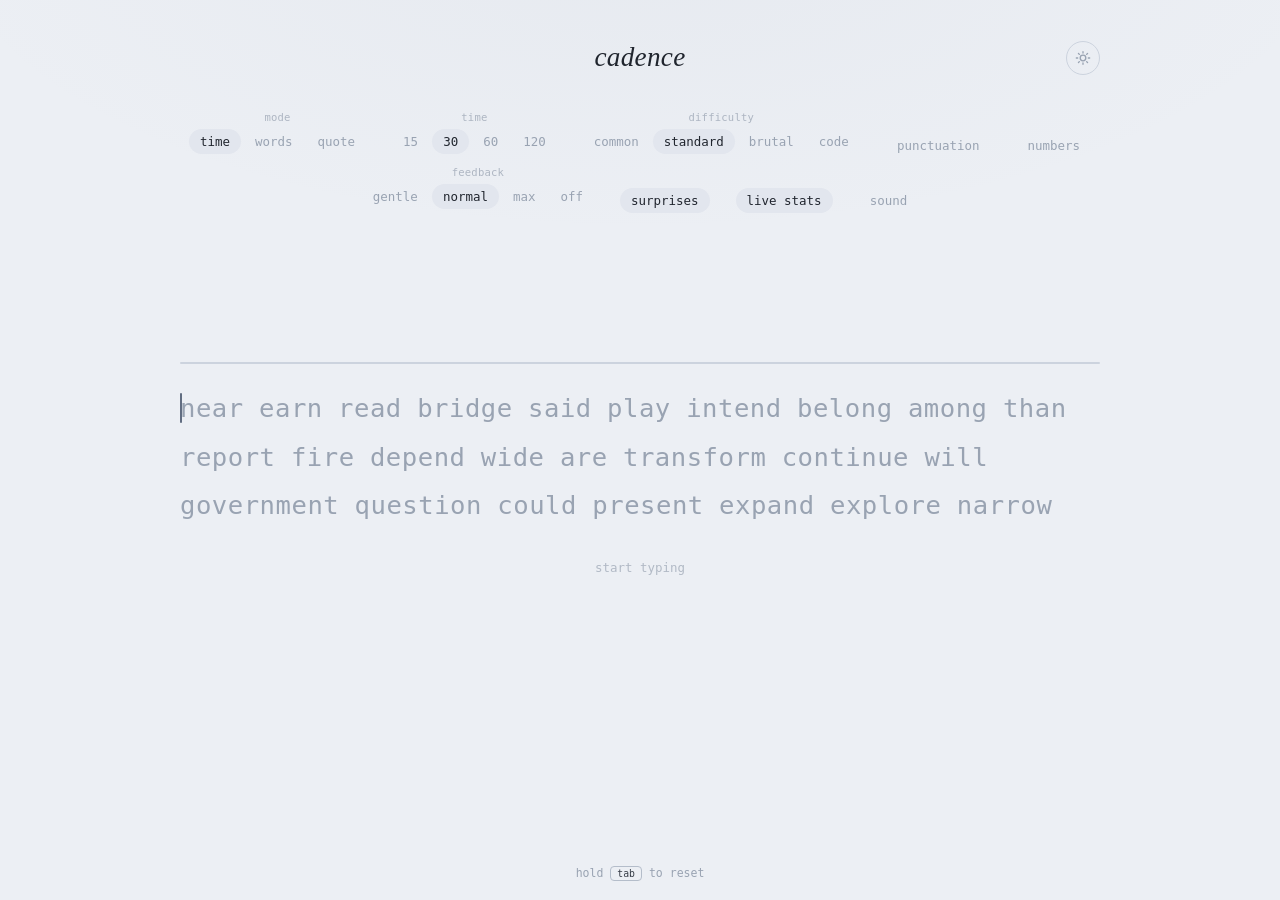
<file: typingabuse/index.html>
<!doctype html>
<html lang="en">
<head>
<meta charset="utf-8">
<meta name="viewport" content="width=device-width, initial-scale=1">
<title>cadence — typing speed test</title>
<meta name="description" content="A minimalist typing speed test. Track your words-per-minute, accuracy, and consistency — all in your browser.">
<meta name="color-scheme" content="dark">
<meta name="theme-color" content="#0f1115">
<meta property="og:type" content="website">
<meta property="og:title" content="cadence — typing speed test">
<meta property="og:description" content="A minimalist typing speed test. Track your WPM, accuracy, and consistency — all in your browser.">
<meta name="twitter:card" content="summary">
<meta name="twitter:title" content="cadence — typing speed test">
<meta name="twitter:description" content="A minimalist typing speed test. Track your WPM, accuracy, and consistency — all in your browser.">
<link rel="icon" href="data:image/svg+xml,%3Csvg xmlns='http://www.w3.org/2000/svg' viewBox='0 0 16 16'%3E%3Crect x='7' y='2' width='2' height='12' rx='1' fill='%238b97ad'/%3E%3C/svg%3E">
<link rel="stylesheet" href="styles.css">
</head>
<body>
<div class="app">

  <header class="brand" aria-label="cadence">
    <span class="brand-name">cadence</span>
    <button class="theme-toggle" id="themeToggle" type="button" aria-label="switch theme"></button>
  </header>

  <nav class="settings" id="settingsBar" aria-label="test settings"></nav>

  <section class="stage" id="stage">
    <div class="live-stats" id="liveStats" aria-hidden="true"></div>
    <div class="typing-area" id="typingArea">
      <div class="margin-heckle" id="marginHeckle" aria-hidden="true"></div>
      <div class="progress" id="progress" aria-hidden="true"><i id="progressFill"></i></div>
      <div class="viewport" id="viewport" aria-hidden="true">
        <div class="words" id="words"></div>
        <div class="caret" id="caret"></div>
      </div>
      <div class="heckle-toast" id="heckleToast" aria-hidden="true"></div>
      <div class="hint" id="hint">start typing</div>
      <div class="focus-overlay" id="focusOverlay" hidden><span>click to focus</span></div>
    </div>
    <input id="ghost" class="ghost-input" autocomplete="off" autocapitalize="off" autocorrect="off" spellcheck="false" aria-label="typing test input">
  </section>

  <section class="results" id="results" hidden aria-live="polite">
    <p class="res-eulogy" id="resEulogy"></p>
    <div class="res-main">
      <div class="res-wpm">
        <span id="resWpm">0</span>
        <span class="res-wpm-label">wpm</span>
      </div>
      <dl class="res-grid">
        <div><dt>accuracy</dt><dd id="resAcc">–</dd></div>
        <div><dt>raw</dt><dd id="resRaw">–</dd></div>
        <div><dt>consistency</dt><dd id="resCon">–</dd></div>
        <div><dt>peak</dt><dd id="resPeak">–</dd></div>
        <div><dt>best</dt><dd id="resBest">–</dd></div>
        <div><dt>words</dt><dd id="resWords">–</dd></div>
        <div><dt>characters</dt><dd id="resChars">–</dd></div>
        <div><dt>time</dt><dd id="resTime">–</dd></div>
        <div><dt>test</dt><dd id="resMode">–</dd></div>
      </dl>
    </div>
    <canvas id="spark" class="res-spark" height="120" aria-label="words per minute over time"></canvas>
    <p class="res-pb" id="resPb"></p>
    <div class="res-actions">
      <button id="btnNext" class="btn primary">next test <kbd>enter</kbd></button>
      <button id="btnRepeat" class="btn">repeat</button>
      <button id="btnSettings" class="btn">settings</button>
    </div>
  </section>

  <footer class="foot">
    <span class="foot-keys">hold <kbd>tab</kbd> to reset</span>
  </footer>

  <div class="reset-overlay" id="resetOverlay" hidden aria-hidden="true">
    <div class="reset-ring" id="resetRing">
      <div class="rr-glow" id="resetGlow"></div>
      <svg class="rr-svg" viewBox="0 0 120 120" aria-hidden="true">
        <circle class="rr-track" cx="60" cy="60" r="52"></circle>
        <circle class="rr-arc" id="resetArc" cx="60" cy="60" r="52"></circle>
      </svg>
    </div>
    <div class="rr-label" id="resetLabel">hold to reset</div>
  </div>
</div>
<script src="game.js"></script>
</body>
</html>
</file>
<file: styles.css>
/* ============================================================
   Apa Dilag — /fun
   Design tokens ported verbatim from the main portfolio so both
   sites read as one family — same defaults, same theme key.
   ============================================================ */

:root {
  --bg: #121512;
  --bg2: #171c17;
  --bg3: #1d231d;
  --line: #232a23;
  --line2: #2c342c;
  --text: #e8ece7;
  --muted: #aab2a8;
  --faint: #6e786c;
  --accent: #7fb487;
  --accentSoft: rgba(127, 180, 135, 0.12);
  --accentInk: #0c100c;
  --err: #d9706b;
  --shadow: rgba(0, 0, 0, 0.32);
  --maxw: 1200px;
}

[data-theme="light"] {
  --bg: #f3f5f1;
  --bg2: #ffffff;
  --bg3: #eef1ec;
  --line: #e2e6dd;
  --line2: #d4dacf;
  --text: #161a15;
  --muted: #4f5a4c;
  --faint: #8a9486;
  --accent: #3c7a4a;
  --accentSoft: rgba(60, 122, 74, 0.10);
  --accentInk: #ffffff;
  --err: #c05550;
  --shadow: rgba(0, 0, 0, 0.08);
}

* { box-sizing: border-box; }
html { scroll-behavior: smooth; }
body {
  margin: 0;
  background: var(--bg);
  color: var(--text);
  font-family: 'Hanken Grotesk', sans-serif;
  min-height: 100vh;
  -webkit-font-smoothing: antialiased;
  overflow-x: hidden; /* full-bleed hero canvas without a horizontal scrollbar */
}
::selection { background: var(--accentSoft); }
a { color: inherit; }
*:focus-visible {
  outline: 2px solid var(--accent);
  outline-offset: 3px;
  border-radius: 2px;
}

/* ---------------- layout ---------------- */
main { max-width: var(--maxw); margin: 0 auto; padding: 0 32px; }

/* ---------------- nav ---------------- */
header.nav {
  position: sticky; top: 0; z-index: 50;
  background: color-mix(in srgb, var(--bg) 88%, transparent);
  backdrop-filter: blur(10px);
  border-bottom: 1px solid var(--line);
}
header.nav nav {
  max-width: var(--maxw); margin: 0 auto; padding: 0 32px; height: 64px;
  display: flex; align-items: center; justify-content: space-between;
}
.brand { text-decoration: none; font-weight: 700; font-size: 16px; letter-spacing: -0.01em; }
.brand span { color: var(--accent); }
.brand .path {
  font-family: 'IBM Plex Mono', monospace; font-weight: 400;
  font-size: 13px; color: var(--muted); margin-left: 2px;
}
.nav-links { display: flex; align-items: center; gap: 28px; }
.nav-links a.navlink {
  text-decoration: none; font-family: 'IBM Plex Mono', monospace;
  font-size: 13px; color: var(--muted); transition: color .18s;
}
.nav-links a.navlink:hover { color: var(--text); }

button.theme-toggle {
  background: transparent; border: 1px solid var(--line2); color: var(--muted);
  font-family: 'IBM Plex Mono', monospace; font-size: 12px;
  padding: 7px 12px; border-radius: 3px; cursor: pointer; transition: color .18s, border-color .18s;
}
button.theme-toggle:hover { color: var(--text); border-color: var(--accent); }

/* ---------------- hero ---------------- */
.hero { position: relative; padding: 88px 0 24px; }

.hero-canvas {
  position: absolute;
  top: 0; height: 100%;
  left: 50%;
  width: 100vw;
  transform: translateX(-50%);
  z-index: 0; display: block; pointer-events: none;
}
.hero-fade {
  position: absolute; top: 0; height: 100%;
  left: 50%; width: 100vw; transform: translateX(-50%);
  z-index: 1; pointer-events: none;
  background: linear-gradient(180deg, transparent 25%, var(--bg) 100%);
}

.hero-inner { position: relative; z-index: 2; }
.hero-kicker {
  font-family: 'IBM Plex Mono', monospace; font-size: 13px; letter-spacing: 0.08em;
  color: var(--accent); margin-bottom: 26px;
}
.hero h1 {
  font-size: clamp(40px, 7vw, 76px); line-height: 1.0; font-weight: 800;
  letter-spacing: -0.03em; margin: 0; max-width: 14ch;
}
.hero h1 .accent-dot { color: var(--accent); }
.hero-sub { font-size: 17px; line-height: 1.65; color: var(--muted); max-width: 60ch; margin: 22px 0 0; }

/* ---------------- the things ---------------- */
.things {
  position: relative; z-index: 2;
  display: flex; flex-direction: column; gap: 20px;
  padding: 40px 0 96px;
}

.thing {
  display: grid; grid-template-columns: 380px 1fr; gap: 28px;
  background: var(--bg2); border: 1px solid var(--line); border-radius: 5px;
  padding: 20px; text-decoration: none; color: inherit;
  max-width: 900px;
  transition: border-color .18s, transform .18s, box-shadow .18s;
}
.thing:hover { border-color: var(--accent); transform: translateY(-3px); box-shadow: 0 10px 30px var(--shadow); }

/* live, scaled-down render of the actual page */
.thing-preview {
  position: relative; display: block; overflow: hidden;
  border: 1px solid var(--line); border-radius: 4px;
  aspect-ratio: 16 / 10; background: var(--bg3);
}
.thing-preview-shield {
  position: absolute; inset: 0; z-index: 1;
}
.thing-preview iframe {
  position: absolute; top: 0; left: 0;
  width: 400%; height: 400%;
  transform: scale(0.25); transform-origin: 0 0;
  border: 0; pointer-events: none;
}

.thing-info { display: flex; flex-direction: column; align-items: flex-start; padding: 6px 6px 6px 0; }
.thing-info .num { font-family: 'IBM Plex Mono', monospace; font-size: 12px; color: var(--accent); margin-bottom: 12px; }
.thing-name { font-size: 22px; font-weight: 700; letter-spacing: -0.01em; line-height: 1.2; }
.thing-info .org { font-family: 'IBM Plex Mono', monospace; font-size: 12.5px; color: var(--faint); margin-top: 5px; }
.thing-info .blurb { font-size: 15px; line-height: 1.6; color: var(--muted); margin-top: 14px; }
.thing-tags { display: flex; flex-wrap: wrap; gap: 6px; margin-top: 16px; }
.tag { font-family: 'IBM Plex Mono', monospace; font-size: 11px; color: var(--muted); background: var(--bg3); padding: 4px 9px; border-radius: 3px; }
.thing-info .open { font-family: 'IBM Plex Mono', monospace; font-size: 12.5px; color: var(--accent); margin-top: auto; padding-top: 16px; }

/* ---------------- footer ---------------- */
footer.site { border-top: 1px solid var(--line); }
footer.site .inner {
  max-width: var(--maxw); margin: 0 auto; padding: 24px 32px;
  display: flex; flex-wrap: wrap; justify-content: space-between; gap: 16px;
  font-family: 'IBM Plex Mono', monospace; font-size: 12.5px; color: var(--faint);
}
footer.site a { text-decoration: none; transition: color .18s; }
footer.site a:hover { color: var(--accent); }

/* ---------------- responsive ---------------- */
@media (max-width: 820px) {
  main, header.nav nav, footer.site .inner { padding-left: 20px; padding-right: 20px; }
  .thing { grid-template-columns: 1fr; gap: 18px; }
  .thing-info { padding: 0 4px 4px; }
}

@media (prefers-reduced-motion: reduce) {
  html { scroll-behavior: auto; }
  .thing:hover { transform: none; }
}
</file>
<file: bananaaah/styles.css>
/* ============================================================
   Bananaaah — banana pudding landing page
   Fonts self-hosted locally; no framework, no build step.
   ============================================================ */

/* devanagari */
@font-face {
  font-family: 'Baloo 2';
  font-style: normal;
  font-weight: 500;
  font-display: swap;
  src: url("fonts/baloo-2-1.woff2") format('woff2');
  unicode-range: U+0900-097F, U+1CD0-1CF9, U+200C-200D, U+20A8, U+20B9, U+20F0, U+25CC, U+A830-A839, U+A8E0-A8FF, U+11B00-11B09;
}
/* vietnamese */
@font-face {
  font-family: 'Baloo 2';
  font-style: normal;
  font-weight: 500;
  font-display: swap;
  src: url("fonts/baloo-2-2.woff2") format('woff2');
  unicode-range: U+0102-0103, U+0110-0111, U+0128-0129, U+0168-0169, U+01A0-01A1, U+01AF-01B0, U+0300-0301, U+0303-0304, U+0308-0309, U+0323, U+0329, U+1EA0-1EF9, U+20AB;
}
/* latin-ext */
@font-face {
  font-family: 'Baloo 2';
  font-style: normal;
  font-weight: 500;
  font-display: swap;
  src: url("fonts/baloo-2-3.woff2") format('woff2');
  unicode-range: U+0100-02BA, U+02BD-02C5, U+02C7-02CC, U+02CE-02D7, U+02DD-02FF, U+0304, U+0308, U+0329, U+1D00-1DBF, U+1E00-1E9F, U+1EF2-1EFF, U+2020, U+20A0-20AB, U+20AD-20C0, U+2113, U+2C60-2C7F, U+A720-A7FF;
}
/* latin */
@font-face {
  font-family: 'Baloo 2';
  font-style: normal;
  font-weight: 500;
  font-display: swap;
  src: url("fonts/baloo-2-4.woff2") format('woff2');
  unicode-range: U+0000-00FF, U+0131, U+0152-0153, U+02BB-02BC, U+02C6, U+02DA, U+02DC, U+0304, U+0308, U+0329, U+2000-206F, U+20AC, U+2122, U+2191, U+2193, U+2212, U+2215, U+FEFF, U+FFFD;
}
/* devanagari */
@font-face {
  font-family: 'Baloo 2';
  font-style: normal;
  font-weight: 600;
  font-display: swap;
  src: url("fonts/baloo-2-1.woff2") format('woff2');
  unicode-range: U+0900-097F, U+1CD0-1CF9, U+200C-200D, U+20A8, U+20B9, U+20F0, U+25CC, U+A830-A839, U+A8E0-A8FF, U+11B00-11B09;
}
/* vietnamese */
@font-face {
  font-family: 'Baloo 2';
  font-style: normal;
  font-weight: 600;
  font-display: swap;
  src: url("fonts/baloo-2-2.woff2") format('woff2');
  unicode-range: U+0102-0103, U+0110-0111, U+0128-0129, U+0168-0169, U+01A0-01A1, U+01AF-01B0, U+0300-0301, U+0303-0304, U+0308-0309, U+0323, U+0329, U+1EA0-1EF9, U+20AB;
}
/* latin-ext */
@font-face {
  font-family: 'Baloo 2';
  font-style: normal;
  font-weight: 600;
  font-display: swap;
  src: url("fonts/baloo-2-3.woff2") format('woff2');
  unicode-range: U+0100-02BA, U+02BD-02C5, U+02C7-02CC, U+02CE-02D7, U+02DD-02FF, U+0304, U+0308, U+0329, U+1D00-1DBF, U+1E00-1E9F, U+1EF2-1EFF, U+2020, U+20A0-20AB, U+20AD-20C0, U+2113, U+2C60-2C7F, U+A720-A7FF;
}
/* latin */
@font-face {
  font-family: 'Baloo 2';
  font-style: normal;
  font-weight: 600;
  font-display: swap;
  src: url("fonts/baloo-2-4.woff2") format('woff2');
  unicode-range: U+0000-00FF, U+0131, U+0152-0153, U+02BB-02BC, U+02C6, U+02DA, U+02DC, U+0304, U+0308, U+0329, U+2000-206F, U+20AC, U+2122, U+2191, U+2193, U+2212, U+2215, U+FEFF, U+FFFD;
}
/* devanagari */
@font-face {
  font-family: 'Baloo 2';
  font-style: normal;
  font-weight: 700;
  font-display: swap;
  src: url("fonts/baloo-2-1.woff2") format('woff2');
  unicode-range: U+0900-097F, U+1CD0-1CF9, U+200C-200D, U+20A8, U+20B9, U+20F0, U+25CC, U+A830-A839, U+A8E0-A8FF, U+11B00-11B09;
}
/* vietnamese */
@font-face {
  font-family: 'Baloo 2';
  font-style: normal;
  font-weight: 700;
  font-display: swap;
  src: url("fonts/baloo-2-2.woff2") format('woff2');
  unicode-range: U+0102-0103, U+0110-0111, U+0128-0129, U+0168-0169, U+01A0-01A1, U+01AF-01B0, U+0300-0301, U+0303-0304, U+0308-0309, U+0323, U+0329, U+1EA0-1EF9, U+20AB;
}
/* latin-ext */
@font-face {
  font-family: 'Baloo 2';
  font-style: normal;
  font-weight: 700;
  font-display: swap;
  src: url("fonts/baloo-2-3.woff2") format('woff2');
  unicode-range: U+0100-02BA, U+02BD-02C5, U+02C7-02CC, U+02CE-02D7, U+02DD-02FF, U+0304, U+0308, U+0329, U+1D00-1DBF, U+1E00-1E9F, U+1EF2-1EFF, U+2020, U+20A0-20AB, U+20AD-20C0, U+2113, U+2C60-2C7F, U+A720-A7FF;
}
/* latin */
@font-face {
  font-family: 'Baloo 2';
  font-style: normal;
  font-weight: 700;
  font-display: swap;
  src: url("fonts/baloo-2-4.woff2") format('woff2');
  unicode-range: U+0000-00FF, U+0131, U+0152-0153, U+02BB-02BC, U+02C6, U+02DA, U+02DC, U+0304, U+0308, U+0329, U+2000-206F, U+20AC, U+2122, U+2191, U+2193, U+2212, U+2215, U+FEFF, U+FFFD;
}
/* devanagari */
@font-face {
  font-family: 'Baloo 2';
  font-style: normal;
  font-weight: 800;
  font-display: swap;
  src: url("fonts/baloo-2-1.woff2") format('woff2');
  unicode-range: U+0900-097F, U+1CD0-1CF9, U+200C-200D, U+20A8, U+20B9, U+20F0, U+25CC, U+A830-A839, U+A8E0-A8FF, U+11B00-11B09;
}
/* vietnamese */
@font-face {
  font-family: 'Baloo 2';
  font-style: normal;
  font-weight: 800;
  font-display: swap;
  src: url("fonts/baloo-2-2.woff2") format('woff2');
  unicode-range: U+0102-0103, U+0110-0111, U+0128-0129, U+0168-0169, U+01A0-01A1, U+01AF-01B0, U+0300-0301, U+0303-0304, U+0308-0309, U+0323, U+0329, U+1EA0-1EF9, U+20AB;
}
/* latin-ext */
@font-face {
  font-family: 'Baloo 2';
  font-style: normal;
  font-weight: 800;
  font-display: swap;
  src: url("fonts/baloo-2-3.woff2") format('woff2');
  unicode-range: U+0100-02BA, U+02BD-02C5, U+02C7-02CC, U+02CE-02D7, U+02DD-02FF, U+0304, U+0308, U+0329, U+1D00-1DBF, U+1E00-1E9F, U+1EF2-1EFF, U+2020, U+20A0-20AB, U+20AD-20C0, U+2113, U+2C60-2C7F, U+A720-A7FF;
}
/* latin */
@font-face {
  font-family: 'Baloo 2';
  font-style: normal;
  font-weight: 800;
  font-display: swap;
  src: url("fonts/baloo-2-4.woff2") format('woff2');
  unicode-range: U+0000-00FF, U+0131, U+0152-0153, U+02BB-02BC, U+02C6, U+02DA, U+02DC, U+0304, U+0308, U+0329, U+2000-206F, U+20AC, U+2122, U+2191, U+2193, U+2212, U+2215, U+FEFF, U+FFFD;
}
/* cyrillic-ext */
@font-face {
  font-family: 'Nunito Sans';
  font-style: italic;
  font-weight: 400;
  font-stretch: 100%;
  font-display: swap;
  src: url("fonts/nunito-sans-1.woff2") format('woff2');
  unicode-range: U+0460-052F, U+1C80-1C8A, U+20B4, U+2DE0-2DFF, U+A640-A69F, U+FE2E-FE2F;
}
/* cyrillic */
@font-face {
  font-family: 'Nunito Sans';
  font-style: italic;
  font-weight: 400;
  font-stretch: 100%;
  font-display: swap;
  src: url("fonts/nunito-sans-2.woff2") format('woff2');
  unicode-range: U+0301, U+0400-045F, U+0490-0491, U+04B0-04B1, U+2116;
}
/* vietnamese */
@font-face {
  font-family: 'Nunito Sans';
  font-style: italic;
  font-weight: 400;
  font-stretch: 100%;
  font-display: swap;
  src: url("fonts/nunito-sans-3.woff2") format('woff2');
  unicode-range: U+0102-0103, U+0110-0111, U+0128-0129, U+0168-0169, U+01A0-01A1, U+01AF-01B0, U+0300-0301, U+0303-0304, U+0308-0309, U+0323, U+0329, U+1EA0-1EF9, U+20AB;
}
/* latin-ext */
@font-face {
  font-family: 'Nunito Sans';
  font-style: italic;
  font-weight: 400;
  font-stretch: 100%;
  font-display: swap;
  src: url("fonts/nunito-sans-4.woff2") format('woff2');
  unicode-range: U+0100-02BA, U+02BD-02C5, U+02C7-02CC, U+02CE-02D7, U+02DD-02FF, U+0304, U+0308, U+0329, U+1D00-1DBF, U+1E00-1E9F, U+1EF2-1EFF, U+2020, U+20A0-20AB, U+20AD-20C0, U+2113, U+2C60-2C7F, U+A720-A7FF;
}
/* latin */
@font-face {
  font-family: 'Nunito Sans';
  font-style: italic;
  font-weight: 400;
  font-stretch: 100%;
  font-display: swap;
  src: url("fonts/nunito-sans-5.woff2") format('woff2');
  unicode-range: U+0000-00FF, U+0131, U+0152-0153, U+02BB-02BC, U+02C6, U+02DA, U+02DC, U+0304, U+0308, U+0329, U+2000-206F, U+20AC, U+2122, U+2191, U+2193, U+2212, U+2215, U+FEFF, U+FFFD;
}
/* cyrillic-ext */
@font-face {
  font-family: 'Nunito Sans';
  font-style: italic;
  font-weight: 600;
  font-stretch: 100%;
  font-display: swap;
  src: url("fonts/nunito-sans-1.woff2") format('woff2');
  unicode-range: U+0460-052F, U+1C80-1C8A, U+20B4, U+2DE0-2DFF, U+A640-A69F, U+FE2E-FE2F;
}
/* cyrillic */
@font-face {
  font-family: 'Nunito Sans';
  font-style: italic;
  font-weight: 600;
  font-stretch: 100%;
  font-display: swap;
  src: url("fonts/nunito-sans-2.woff2") format('woff2');
  unicode-range: U+0301, U+0400-045F, U+0490-0491, U+04B0-04B1, U+2116;
}
/* vietnamese */
@font-face {
  font-family: 'Nunito Sans';
  font-style: italic;
  font-weight: 600;
  font-stretch: 100%;
  font-display: swap;
  src: url("fonts/nunito-sans-3.woff2") format('woff2');
  unicode-range: U+0102-0103, U+0110-0111, U+0128-0129, U+0168-0169, U+01A0-01A1, U+01AF-01B0, U+0300-0301, U+0303-0304, U+0308-0309, U+0323, U+0329, U+1EA0-1EF9, U+20AB;
}
/* latin-ext */
@font-face {
  font-family: 'Nunito Sans';
  font-style: italic;
  font-weight: 600;
  font-stretch: 100%;
  font-display: swap;
  src: url("fonts/nunito-sans-4.woff2") format('woff2');
  unicode-range: U+0100-02BA, U+02BD-02C5, U+02C7-02CC, U+02CE-02D7, U+02DD-02FF, U+0304, U+0308, U+0329, U+1D00-1DBF, U+1E00-1E9F, U+1EF2-1EFF, U+2020, U+20A0-20AB, U+20AD-20C0, U+2113, U+2C60-2C7F, U+A720-A7FF;
}
/* latin */
@font-face {
  font-family: 'Nunito Sans';
  font-style: italic;
  font-weight: 600;
  font-stretch: 100%;
  font-display: swap;
  src: url("fonts/nunito-sans-5.woff2") format('woff2');
  unicode-range: U+0000-00FF, U+0131, U+0152-0153, U+02BB-02BC, U+02C6, U+02DA, U+02DC, U+0304, U+0308, U+0329, U+2000-206F, U+20AC, U+2122, U+2191, U+2193, U+2212, U+2215, U+FEFF, U+FFFD;
}
/* cyrillic-ext */
@font-face {
  font-family: 'Nunito Sans';
  font-style: normal;
  font-weight: 400;
  font-stretch: 100%;
  font-display: swap;
  src: url("fonts/nunito-sans-6.woff2") format('woff2');
  unicode-range: U+0460-052F, U+1C80-1C8A, U+20B4, U+2DE0-2DFF, U+A640-A69F, U+FE2E-FE2F;
}
/* cyrillic */
@font-face {
  font-family: 'Nunito Sans';
  font-style: normal;
  font-weight: 400;
  font-stretch: 100%;
  font-display: swap;
  src: url("fonts/nunito-sans-7.woff2") format('woff2');
  unicode-range: U+0301, U+0400-045F, U+0490-0491, U+04B0-04B1, U+2116;
}
/* vietnamese */
@font-face {
  font-family: 'Nunito Sans';
  font-style: normal;
  font-weight: 400;
  font-stretch: 100%;
  font-display: swap;
  src: url("fonts/nunito-sans-8.woff2") format('woff2');
  unicode-range: U+0102-0103, U+0110-0111, U+0128-0129, U+0168-0169, U+01A0-01A1, U+01AF-01B0, U+0300-0301, U+0303-0304, U+0308-0309, U+0323, U+0329, U+1EA0-1EF9, U+20AB;
}
/* latin-ext */
@font-face {
  font-family: 'Nunito Sans';
  font-style: normal;
  font-weight: 400;
  font-stretch: 100%;
  font-display: swap;
  src: url("fonts/nunito-sans-9.woff2") format('woff2');
  unicode-range: U+0100-02BA, U+02BD-02C5, U+02C7-02CC, U+02CE-02D7, U+02DD-02FF, U+0304, U+0308, U+0329, U+1D00-1DBF, U+1E00-1E9F, U+1EF2-1EFF, U+2020, U+20A0-20AB, U+20AD-20C0, U+2113, U+2C60-2C7F, U+A720-A7FF;
}
/* latin */
@font-face {
  font-family: 'Nunito Sans';
  font-style: normal;
  font-weight: 400;
  font-stretch: 100%;
  font-display: swap;
  src: url("fonts/nunito-sans-10.woff2") format('woff2');
  unicode-range: U+0000-00FF, U+0131, U+0152-0153, U+02BB-02BC, U+02C6, U+02DA, U+02DC, U+0304, U+0308, U+0329, U+2000-206F, U+20AC, U+2122, U+2191, U+2193, U+2212, U+2215, U+FEFF, U+FFFD;
}
/* cyrillic-ext */
@font-face {
  font-family: 'Nunito Sans';
  font-style: normal;
  font-weight: 600;
  font-stretch: 100%;
  font-display: swap;
  src: url("fonts/nunito-sans-6.woff2") format('woff2');
  unicode-range: U+0460-052F, U+1C80-1C8A, U+20B4, U+2DE0-2DFF, U+A640-A69F, U+FE2E-FE2F;
}
/* cyrillic */
@font-face {
  font-family: 'Nunito Sans';
  font-style: normal;
  font-weight: 600;
  font-stretch: 100%;
  font-display: swap;
  src: url("fonts/nunito-sans-7.woff2") format('woff2');
  unicode-range: U+0301, U+0400-045F, U+0490-0491, U+04B0-04B1, U+2116;
}
/* vietnamese */
@font-face {
  font-family: 'Nunito Sans';
  font-style: normal;
  font-weight: 600;
  font-stretch: 100%;
  font-display: swap;
  src: url("fonts/nunito-sans-8.woff2") format('woff2');
  unicode-range: U+0102-0103, U+0110-0111, U+0128-0129, U+0168-0169, U+01A0-01A1, U+01AF-01B0, U+0300-0301, U+0303-0304, U+0308-0309, U+0323, U+0329, U+1EA0-1EF9, U+20AB;
}
/* latin-ext */
@font-face {
  font-family: 'Nunito Sans';
  font-style: normal;
  font-weight: 600;
  font-stretch: 100%;
  font-display: swap;
  src: url("fonts/nunito-sans-9.woff2") format('woff2');
  unicode-range: U+0100-02BA, U+02BD-02C5, U+02C7-02CC, U+02CE-02D7, U+02DD-02FF, U+0304, U+0308, U+0329, U+1D00-1DBF, U+1E00-1E9F, U+1EF2-1EFF, U+2020, U+20A0-20AB, U+20AD-20C0, U+2113, U+2C60-2C7F, U+A720-A7FF;
}
/* latin */
@font-face {
  font-family: 'Nunito Sans';
  font-style: normal;
  font-weight: 600;
  font-stretch: 100%;
  font-display: swap;
  src: url("fonts/nunito-sans-10.woff2") format('woff2');
  unicode-range: U+0000-00FF, U+0131, U+0152-0153, U+02BB-02BC, U+02C6, U+02DA, U+02DC, U+0304, U+0308, U+0329, U+2000-206F, U+20AC, U+2122, U+2191, U+2193, U+2212, U+2215, U+FEFF, U+FFFD;
}
/* cyrillic-ext */
@font-face {
  font-family: 'Nunito Sans';
  font-style: normal;
  font-weight: 700;
  font-stretch: 100%;
  font-display: swap;
  src: url("fonts/nunito-sans-6.woff2") format('woff2');
  unicode-range: U+0460-052F, U+1C80-1C8A, U+20B4, U+2DE0-2DFF, U+A640-A69F, U+FE2E-FE2F;
}
/* cyrillic */
@font-face {
  font-family: 'Nunito Sans';
  font-style: normal;
  font-weight: 700;
  font-stretch: 100%;
  font-display: swap;
  src: url("fonts/nunito-sans-7.woff2") format('woff2');
  unicode-range: U+0301, U+0400-045F, U+0490-0491, U+04B0-04B1, U+2116;
}
/* vietnamese */
@font-face {
  font-family: 'Nunito Sans';
  font-style: normal;
  font-weight: 700;
  font-stretch: 100%;
  font-display: swap;
  src: url("fonts/nunito-sans-8.woff2") format('woff2');
  unicode-range: U+0102-0103, U+0110-0111, U+0128-0129, U+0168-0169, U+01A0-01A1, U+01AF-01B0, U+0300-0301, U+0303-0304, U+0308-0309, U+0323, U+0329, U+1EA0-1EF9, U+20AB;
}
/* latin-ext */
@font-face {
  font-family: 'Nunito Sans';
  font-style: normal;
  font-weight: 700;
  font-stretch: 100%;
  font-display: swap;
  src: url("fonts/nunito-sans-9.woff2") format('woff2');
  unicode-range: U+0100-02BA, U+02BD-02C5, U+02C7-02CC, U+02CE-02D7, U+02DD-02FF, U+0304, U+0308, U+0329, U+1D00-1DBF, U+1E00-1E9F, U+1EF2-1EFF, U+2020, U+20A0-20AB, U+20AD-20C0, U+2113, U+2C60-2C7F, U+A720-A7FF;
}
/* latin */
@font-face {
  font-family: 'Nunito Sans';
  font-style: normal;
  font-weight: 700;
  font-stretch: 100%;
  font-display: swap;
  src: url("fonts/nunito-sans-10.woff2") format('woff2');
  unicode-range: U+0000-00FF, U+0131, U+0152-0153, U+02BB-02BC, U+02C6, U+02DA, U+02DC, U+0304, U+0308, U+0329, U+2000-206F, U+20AC, U+2122, U+2191, U+2193, U+2212, U+2215, U+FEFF, U+FFFD;
}
/* cyrillic-ext */
@font-face {
  font-family: 'Nunito Sans';
  font-style: normal;
  font-weight: 800;
  font-stretch: 100%;
  font-display: swap;
  src: url("fonts/nunito-sans-6.woff2") format('woff2');
  unicode-range: U+0460-052F, U+1C80-1C8A, U+20B4, U+2DE0-2DFF, U+A640-A69F, U+FE2E-FE2F;
}
/* cyrillic */
@font-face {
  font-family: 'Nunito Sans';
  font-style: normal;
  font-weight: 800;
  font-stretch: 100%;
  font-display: swap;
  src: url("fonts/nunito-sans-7.woff2") format('woff2');
  unicode-range: U+0301, U+0400-045F, U+0490-0491, U+04B0-04B1, U+2116;
}
/* vietnamese */
@font-face {
  font-family: 'Nunito Sans';
  font-style: normal;
  font-weight: 800;
  font-stretch: 100%;
  font-display: swap;
  src: url("fonts/nunito-sans-8.woff2") format('woff2');
  unicode-range: U+0102-0103, U+0110-0111, U+0128-0129, U+0168-0169, U+01A0-01A1, U+01AF-01B0, U+0300-0301, U+0303-0304, U+0308-0309, U+0323, U+0329, U+1EA0-1EF9, U+20AB;
}
/* latin-ext */
@font-face {
  font-family: 'Nunito Sans';
  font-style: normal;
  font-weight: 800;
  font-stretch: 100%;
  font-display: swap;
  src: url("fonts/nunito-sans-9.woff2") format('woff2');
  unicode-range: U+0100-02BA, U+02BD-02C5, U+02C7-02CC, U+02CE-02D7, U+02DD-02FF, U+0304, U+0308, U+0329, U+1D00-1DBF, U+1E00-1E9F, U+1EF2-1EFF, U+2020, U+20A0-20AB, U+20AD-20C0, U+2113, U+2C60-2C7F, U+A720-A7FF;
}
/* latin */
@font-face {
  font-family: 'Nunito Sans';
  font-style: normal;
  font-weight: 800;
  font-stretch: 100%;
  font-display: swap;
  src: url("fonts/nunito-sans-10.woff2") format('woff2');
  unicode-range: U+0000-00FF, U+0131, U+0152-0153, U+02BB-02BC, U+02C6, U+02DA, U+02DC, U+0304, U+0308, U+0329, U+2000-206F, U+20AC, U+2122, U+2191, U+2193, U+2212, U+2215, U+FEFF, U+FFFD;
}



    *{box-sizing:border-box;margin:0;padding:0}
    html{scroll-behavior:smooth;interpolate-size:allow-keywords}
    body{font-family:"Nunito Sans",system-ui,sans-serif;color:#4a3b2d;background:#fbf6ea;-webkit-font-smoothing:antialiased;text-rendering:optimizeLegibility}
    a{color:#8a5a34;text-decoration:none}
    a:hover{color:#5f3d20}
    :focus-visible{outline:3px solid #b98cd6;outline-offset:3px;border-radius:6px}
    @keyframes floaty{0%,100%{transform:translateY(0) rotate(-2deg)}50%{transform:translateY(-10px) rotate(2deg)}}
    @keyframes bob{0%,100%{transform:translateY(0)}50%{transform:translateY(-6px)}}
    @keyframes spin360{from{transform:rotate(0)}to{transform:rotate(360deg)}}
    summary::-webkit-details-marker{display:none}
    .faq-chev{transition:transform .28s ease;color:#b0568f}
    details[open] .faq-chev{transform:rotate(180deg)}
    #faq details .faq-a{display:grid;grid-template-rows:0fr;transition:grid-template-rows .3s cubic-bezier(.4,0,.2,1)}
    #faq details[open] .faq-a{grid-template-rows:1fr}
    #faq details::details-content{content-visibility:visible;overflow:hidden}
    @media (prefers-reduced-motion:reduce){*{animation:none!important}}
</file>
<file: typingabuse/styles.css>
:root {
  --bg: #0f1115;
  --surface: #171a21;
  --surface-2: #1b1f28;
  --border: #262b36;
  --border-strong: #333a49;
  --text-dim: #4a5364;
  --text: #cbd3e0;
  --text-bright: #e4eaf6;
  --accent: #8b97ad;
  --error: #d9534f;
  --bg-soured: #151010;    /* misery drifts --bg toward this */
  --dim-soured: #3d4250;   /* ...and --text-dim toward this */
  --overlay-scrim: rgba(11, 12, 16, 0.66); /* reset-ring backdrop */
  --ease: cubic-bezier(0.2, 0, 0, 1);
  --smooth: cubic-bezier(0.22, 0.61, 0.36, 1);   /* ease-out: caret + chars */
  --glide: cubic-bezier(0.16, 1, 0.3, 1);        /* soft slide: line scroll */
  --radius: 8px;
  --mono: ui-monospace, "SF Mono", "JetBrains Mono", Menlo, Consolas, monospace;
  --display: "Iowan Old Style", "Palatino Linotype", "Book Antiqua", Palatino, Georgia, ui-serif, serif;
  --type-size: 1.6rem;
  --type-lh: 1.9;
}

/* light theme — same cool slate family, inverted. everything reads from these
   vars (JS colour effects included), so only the palette changes here. */
:root.light {
  --bg: #eceff4;
  --surface: #e2e6ee;
  --surface-2: #d8dee8;
  --border: #ccd3de;
  --border-strong: #b4bdca;
  --text-dim: #99a3b2;
  --text: #363c46;
  --text-bright: #20252e;
  --accent: #616d81;
  --error: #c23b38;
  --bg-soured: #e9dfe0;
  --dim-soured: #aeb6c2;
  --overlay-scrim: rgba(226, 230, 238, 0.72);
}

/* brief cross-fade applied only while the theme is actually toggled (not on load) */
:root.theme-anim,
:root.theme-anim * {
  transition: background-color 240ms var(--ease), border-color 240ms var(--ease), color 240ms var(--ease) !important;
}

* { box-sizing: border-box; margin: 0; padding: 0; }

html, body { height: 100%; }

body {
  background-color: var(--bg-live, var(--bg));
  /* one soft, warm pool of light up top — depth without noise */
  background-image: radial-gradient(90% 55% at 50% -8%, rgba(139, 151, 173, 0.06), transparent 62%);
  background-attachment: fixed;
  color: var(--text);
  font-family: var(--mono);
  font-size: 16px;
  transition: background-color 0.8s linear;
}

.app {
  position: relative;
  width: min(920px, 92vw);
  min-height: 100%;
  margin: 0 auto;
  display: flex;
  flex-direction: column;
  padding: 42px 0 0;
}

/* ---------- wordmark ---------- */

.brand {
  position: relative;
  text-align: center;
  user-select: none;
  transition: opacity 260ms var(--ease);
}
.brand-name {
  font-family: var(--display);
  font-size: 1.7rem;
  font-weight: 500;
  font-style: italic;
  letter-spacing: 0.01em;
  color: var(--text-bright);
}
.theme-toggle {
  position: absolute;
  top: 50%;
  right: 0;
  transform: translateY(-50%);
  width: 34px;
  height: 34px;
  display: grid;
  place-items: center;
  background: none;
  border: 1px solid var(--border);
  border-radius: 999px;
  color: var(--text-dim);
  cursor: pointer;
  transition: color 140ms var(--smooth), border-color 140ms var(--smooth);
}
.theme-toggle:hover { color: var(--text); border-color: var(--border-strong); }
.theme-toggle:focus-visible { outline: 2px solid var(--accent); outline-offset: 2px; }
.theme-toggle svg { width: 16px; height: 16px; display: block; }

/* ---------- footer ---------- */

.foot {
  margin-top: auto;
  padding: 26px 0 20px;
  text-align: center;
  color: var(--text-dim);
  font-size: 0.72rem;
  transition: opacity 260ms var(--ease);
}
kbd {
  font-family: inherit;
  border: 1px solid var(--border-strong);
  border-radius: 4px;
  padding: 1px 6px;
  font-size: 0.85em;
  color: var(--text);
}

body.engaged .brand,
body.engaged .foot { opacity: 0.15; }

/* ---------- settings ---------- */

.settings {
  display: flex;
  flex-wrap: wrap;
  align-items: flex-start;
  justify-content: center;
  gap: 8px 26px;
  margin-top: 34px;
  padding: 4px 0;
  transition: opacity 260ms var(--ease);
}
body.engaged .settings { opacity: 0.35; }

.set-group {
  display: flex;
  flex-direction: column;
  align-items: center;
  gap: 6px;
}
.set-group .group-label {
  color: var(--text-dim);
  font-size: 0.66rem;
  letter-spacing: 0.02em;
  opacity: 0.75;
  user-select: none;
}
.chip-row { display: flex; gap: 3px; }
.set-group.toggle { justify-content: flex-end; padding-top: 22px; }

.chip {
  background: none;
  border: none;
  color: var(--text-dim);
  font: inherit;
  font-size: 0.78rem;
  padding: 5px 11px;
  border-radius: 999px;
  cursor: pointer;
  transition: color 140ms var(--smooth), background 140ms var(--smooth);
}
.chip:hover { color: var(--text); }
.chip[aria-checked="true"] {
  color: var(--text-bright);
  background: var(--surface);
}
.chip:focus-visible,
.btn:focus-visible {
  outline: 2px solid var(--accent);
  outline-offset: 2px;
}

/* ---------- stage / typing ---------- */

.stage {
  margin-top: 12vh;
  position: relative;
}

.live-stats {
  display: none;
  align-items: baseline;
  gap: 20px;
  height: 1.3rem;
  margin-bottom: 16px;
  font-variant-numeric: tabular-nums;
  user-select: none;
}
body.show-live .live-stats { display: flex; }
.live-stats .ls-primary {
  color: var(--accent);
  font-size: 1.05rem;
  letter-spacing: 0.02em;
}
.live-stats .ls-item { color: var(--text-dim); font-size: 0.88rem; }
.live-stats .ls-item b { color: var(--text); font-weight: 500; }

.typing-area { position: relative; }

/* thin live progress bar above the text; scaleX driven, eased so word-mode
   jumps glide instead of snapping */
.progress {
  display: none;
  height: 2px;
  margin-bottom: 20px;
  background: var(--border);
  border-radius: 2px;
  overflow: hidden;
}
body.show-live .progress { display: block; }
.progress i {
  display: block;
  height: 100%;
  transform: scaleX(0);
  transform-origin: left;
  background: var(--accent);
  transition: transform 180ms var(--glide);
}

.viewport {
  position: relative;
  height: calc(var(--type-size) * var(--type-lh) * 3);
  overflow: hidden;
  transition: filter 200ms var(--smooth), opacity 200ms var(--smooth);
}
.typing-area.unfocused .viewport {
  filter: blur(6px);
  opacity: 0.45;
}

.words {
  font-size: var(--type-size);
  line-height: var(--type-lh);
  letter-spacing: 0.02em;
  user-select: none;
  transition: transform 220ms var(--glide);
  will-change: transform;
}

.word {
  display: inline-block;
  position: relative;
  margin-right: 0.6em;
}
.word.error {
  text-decoration: underline;
  text-decoration-color: rgba(217, 83, 79, 0.65);
  text-decoration-thickness: 2px;
  text-underline-offset: 0.3em;
}

.char { transition: color 140ms var(--smooth); }
.char.pending { color: var(--dim-live, var(--text-dim)); }
.char.correct { color: var(--text); }
.char.incorrect { color: var(--error); transition: none; }
.char.extra { opacity: 0.7; }
.char.shake { animation: shake 130ms var(--smooth); }

@keyframes shake {
  0% { transform: translateX(0); }
  30% { transform: translateX(-2.5px); }
  65% { transform: translateX(2.5px); }
  100% { transform: translateX(0); }
}

/* injected words: red while pending, stay red once typed */
.word.injected .char.pending { color: rgba(217, 83, 79, 0.6); }
.word.injected .char.correct { color: var(--error); }
.word.inject-in { animation: injectIn 220ms var(--smooth); }
@keyframes injectIn { from { opacity: 0; } to { opacity: 1; } }

.caret {
  position: absolute;
  top: 0;
  left: 0;
  width: 2px;
  height: 2rem;
  background: var(--caret-live, var(--accent));
  border-radius: 2px;
  transition: transform 120ms var(--smooth), height 120ms var(--smooth), background 400ms linear;
  will-change: transform;
  z-index: 2;
}
.caret.blink { animation: caretBlink 1.05s var(--smooth) infinite; }
@keyframes caretBlink {
  0%, 42% { opacity: 1; }
  58%, 100% { opacity: 0.15; }
}
.typing-area.unfocused .caret { opacity: 0; animation: none; }

/* ---------- heckles ---------- */

.heckle-toast {
  position: absolute;
  z-index: 5;
  color: var(--error);
  background: var(--surface);
  border: 1px solid var(--border);
  border-radius: var(--radius);
  padding: 5px 11px;
  font-size: 0.85rem;
  letter-spacing: 0.01em;
  white-space: nowrap;
  pointer-events: none;
  box-shadow: 0 12px 34px rgba(0, 0, 0, 0.4);
  opacity: 0;
  transform: translateY(6px);
  transition: opacity 160ms var(--smooth), transform 160ms var(--smooth);
}
.heckle-toast.in { opacity: 1; transform: translateY(0); }
.heckle-toast.out {
  opacity: 0;
  transform: translateY(-4px);
  transition: opacity 200ms var(--smooth), transform 200ms var(--smooth);
}

.margin-heckle {
  position: absolute;
  z-index: 5;
  width: 175px;
  color: var(--error);
  font-size: 1rem;
  line-height: 1.4;
  pointer-events: none;
  opacity: 0;
  transform: translateY(6px);
  transition: opacity 160ms var(--smooth), transform 160ms var(--smooth);
}
.margin-heckle.left { left: -206px; text-align: right; }
.margin-heckle.right { right: -206px; text-align: left; }
.margin-heckle.in { opacity: 1; transform: translateY(0); }
.margin-heckle.out {
  opacity: 0;
  transform: translateY(-4px);
  transition: opacity 200ms var(--smooth), transform 200ms var(--smooth);
}

/* ---------- hint / focus ---------- */

.hint {
  margin-top: 30px;
  text-align: center;
  color: var(--text-dim);
  font-size: 0.78rem;
  opacity: 0.7;
  user-select: none;
}
.hint[hidden] { display: none; }

.focus-overlay {
  position: absolute;
  inset: -22px;
  display: flex;
  align-items: center;
  justify-content: center;
  cursor: pointer;
  z-index: 6;
  user-select: none;
}
.focus-overlay span {
  padding: 9px 20px;
  border: 1px solid var(--border);
  border-radius: 999px;
  background: var(--surface);
  color: var(--text);
  font-size: 0.85rem;
}
.focus-overlay[hidden] { display: none; }

.ghost-input {
  position: absolute;
  width: 1px;
  height: 1px;
  opacity: 0;
  border: none;
  padding: 0;
  background: none;
  color: transparent;
}

/* ---------- results ---------- */

.results {
  margin-top: 8vh;
  opacity: 0;
  transform: translateY(8px);
  transition: opacity 260ms var(--glide), transform 260ms var(--glide);
}
.results.in { opacity: 1; transform: translateY(0); }
.results[hidden] { display: none; }

.res-eulogy {
  width: fit-content;
  max-width: 100%;
  margin-bottom: 26px;
  color: var(--error);
  font-family: var(--display);
  font-style: italic;
  font-size: 1.35rem;
  line-height: 1.35;
  min-height: 1.4em;
}

.res-main {
  display: flex;
  align-items: flex-end;
  gap: 52px;
  flex-wrap: wrap;
  padding: 30px 34px;
  background: var(--surface);
  border: 1px solid var(--border);
  border-radius: var(--radius);
}

.res-wpm span:first-child {
  font-family: var(--display);
  font-size: 5.8rem;
  font-weight: 500;
  line-height: 0.9;
  color: var(--text-bright);
}
.res-wpm-label {
  color: var(--text-dim);
  font-size: 1rem;
  margin-left: 10px;
}

.res-grid {
  display: grid;
  grid-template-columns: repeat(3, minmax(128px, auto));
  gap: 22px 42px;
  padding-bottom: 6px;
}
.res-grid dt {
  color: var(--text-dim);
  font-size: 0.72rem;
  margin-bottom: 5px;
}
.res-grid dd { font-size: 1.15rem; color: var(--text-bright); font-variant-numeric: tabular-nums; }

.res-spark {
  display: block;
  width: 100%;
  height: 120px;
  margin-top: 26px;
  border-radius: var(--radius);
}

.res-pb {
  margin-top: 18px;
  color: var(--text-dim);
  font-size: 0.85rem;
  font-style: italic;
  min-height: 1.4em;
}

.res-actions {
  display: flex;
  gap: 10px;
  margin-top: 30px;
}
.btn {
  background: var(--surface);
  border: 1px solid var(--border);
  border-radius: var(--radius);
  color: var(--text);
  font: inherit;
  font-size: 0.85rem;
  padding: 9px 18px;
  cursor: pointer;
  transition: border-color 140ms var(--smooth), color 140ms var(--smooth), background 140ms var(--smooth);
}
.btn:hover { border-color: var(--border-strong); color: var(--text-bright); }
.btn.primary {
  background: var(--surface-2);
  border-color: var(--border-strong);
  color: var(--text-bright);
}
.btn kbd { margin-left: 6px; color: var(--text-dim); border-color: var(--border); }

/* ---------- hold-to-reset ring ---------- */

.reset-overlay {
  position: fixed;
  inset: 0;
  z-index: 50;
  display: flex;
  flex-direction: column;
  align-items: center;
  justify-content: center;
  gap: 24px;
  pointer-events: none;
  opacity: 0;
  background: transparent;
  backdrop-filter: blur(0px);
  -webkit-backdrop-filter: blur(0px);
  transition: opacity 150ms var(--smooth), background 220ms var(--smooth), backdrop-filter 220ms var(--smooth);
}
.reset-overlay.in {
  opacity: 1;
  background: var(--overlay-scrim);
  backdrop-filter: blur(3px);
  -webkit-backdrop-filter: blur(3px);
}
.reset-overlay[hidden] { display: none; }

.reset-ring {
  position: relative;
  width: 136px;
  height: 136px;
  display: grid;
  place-items: center;
  will-change: transform; /* JS drives the scale per frame while charging */
}

.rr-glow {
  position: absolute;
  inset: -26%;
  border-radius: 50%;
  background: radial-gradient(circle, rgba(217, 83, 79, 0.4), transparent 68%);
  opacity: 0.12;
  filter: blur(6px);
}
.rr-svg {
  position: absolute;
  inset: 0;
  width: 100%;
  height: 100%;
  transform: rotate(-90deg); /* start the arc at 12 o'clock */
}
.rr-track { fill: none; stroke: var(--border-strong); stroke-width: 5; }
.rr-arc {
  fill: none;
  stroke: var(--accent);
  stroke-width: 5;
  stroke-linecap: round;
  stroke-dasharray: 326.73;   /* 2π·52 */
  stroke-dashoffset: 326.73;  /* JS drives this as it charges */
}
.rr-label {
  font-size: 0.78rem;
  letter-spacing: 0.18em;
  text-transform: uppercase;
  color: var(--text-dim);
}

.reset-overlay.complete .reset-ring { animation: rrPop 200ms var(--smooth) forwards; }
.reset-overlay.complete .rr-label { color: var(--error); }
@keyframes rrPop {
  0% { transform: scale(1.16); }   /* picks up from the fully-grown charge */
  40% { transform: scale(1.3); }
  100% { transform: scale(0.9); opacity: 0; }
}

::selection { background: rgba(139, 151, 173, 0.28); color: var(--text-bright); }

/* ---------- reduced motion ---------- */

@media (prefers-reduced-motion: reduce) {
  .caret { transition: background 400ms linear; }
  .words { transition: none; }
  .char.shake { animation: none; }
  .caret.blink { animation: caretBlink 1.05s step-end infinite; }
  .heckle-toast, .heckle-toast.in, .heckle-toast.out,
  .margin-heckle, .margin-heckle.in, .margin-heckle.out { transform: none; }
  .results, .results.in { transform: none; }
  .word.inject-in { animation: none; }
  .progress i { transition: none; }
  /* keep the ring's fill (it's functional feedback) but drop the flourishes */
  .reset-overlay { backdrop-filter: none; -webkit-backdrop-filter: none; transition: opacity 150ms linear, background 150ms linear; }
  .reset-overlay.complete .reset-ring { animation: none; }
}

/* ---------- narrow screens ---------- */

@media (max-width: 720px) {
  :root { --type-size: 1.2rem; }
  .stage { margin-top: 6vh; }
  .res-wpm span:first-child { font-size: 3.8rem; }
  .res-main { gap: 26px; padding: 22px; }
  .res-grid { grid-template-columns: repeat(2, minmax(120px, auto)); }
}
</file>
